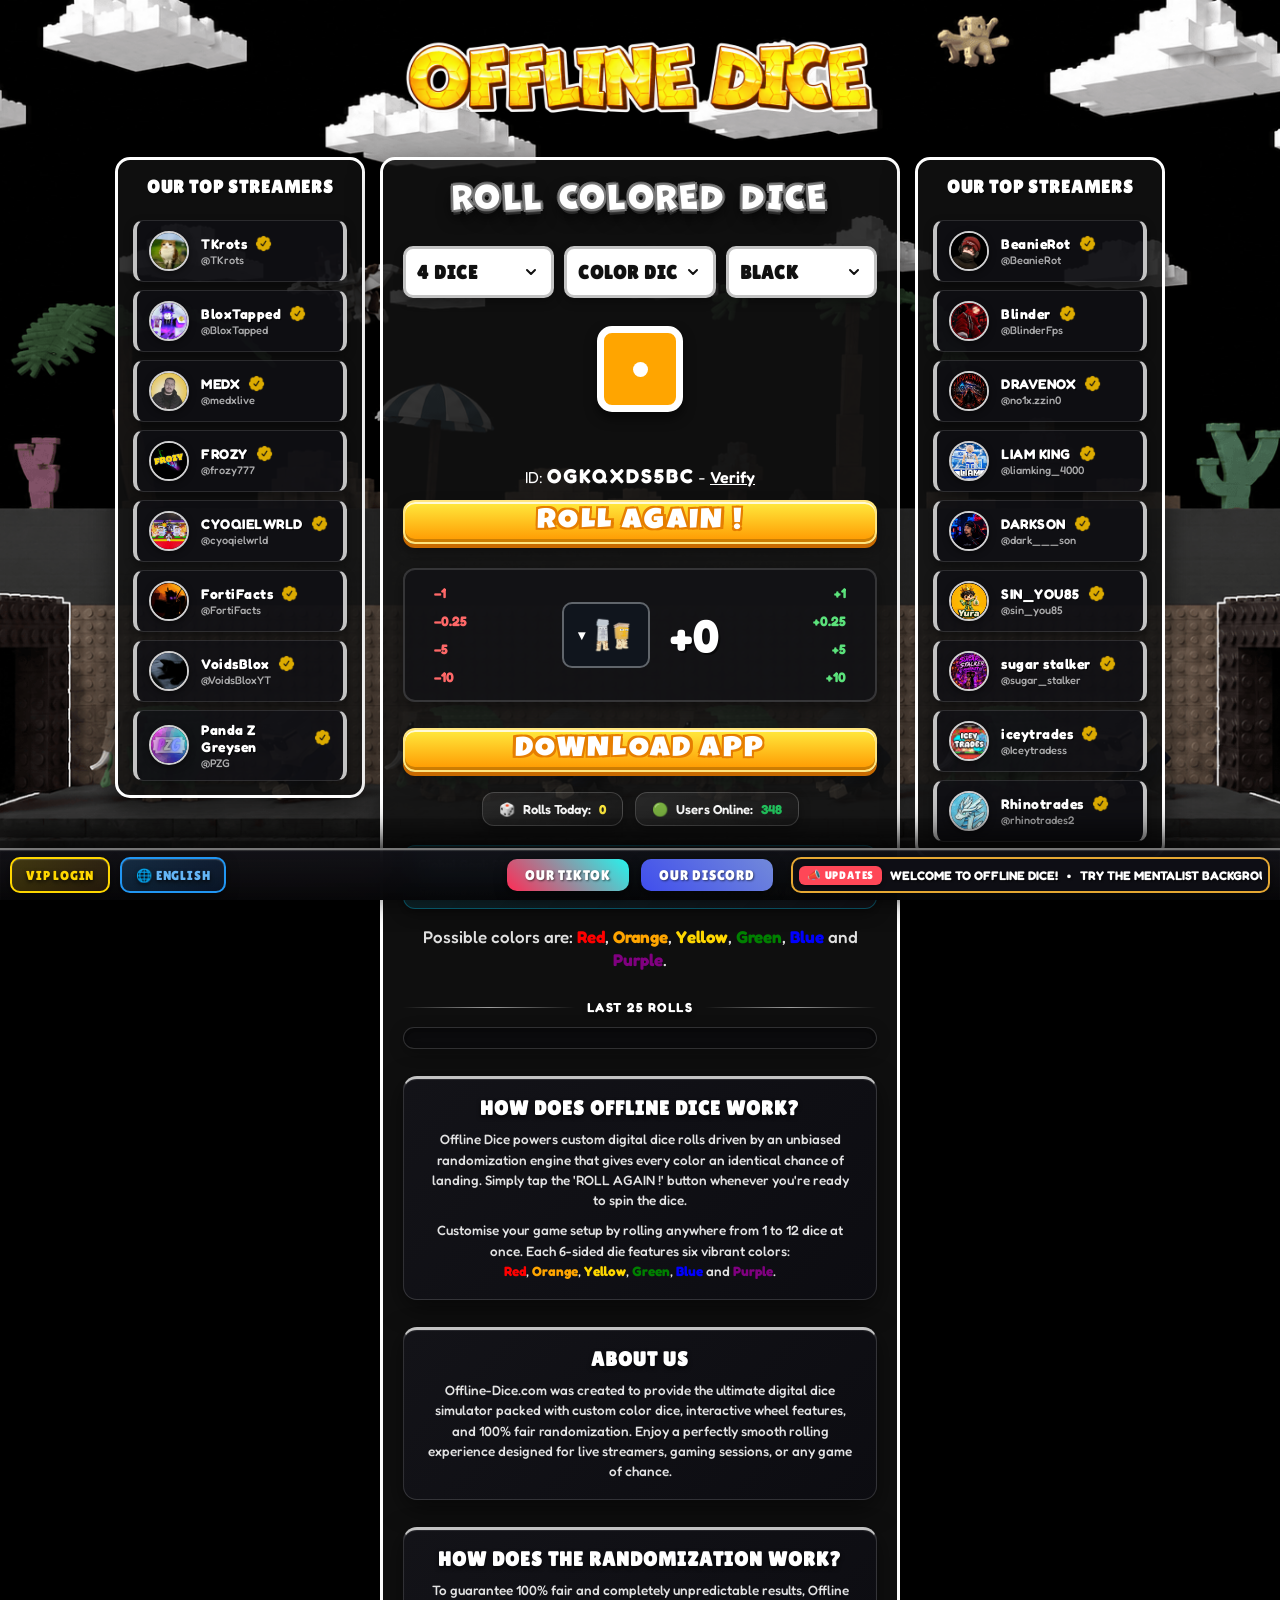
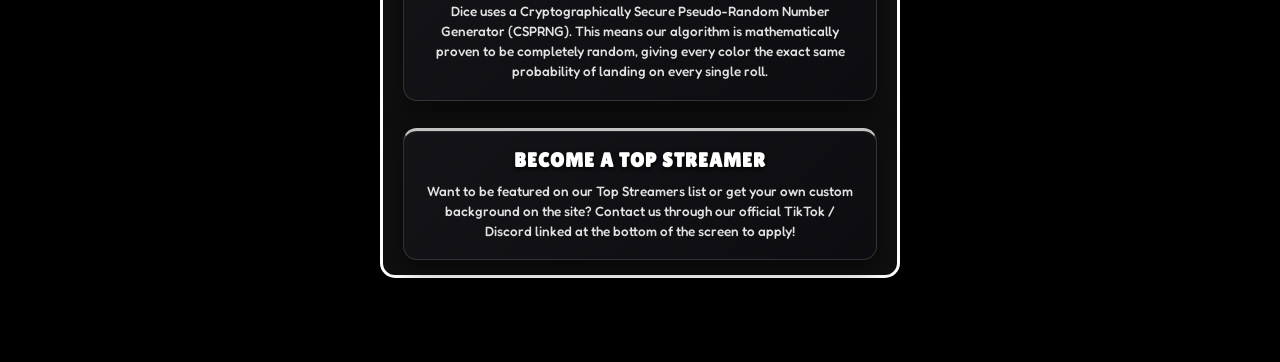
<file: index.html>
<!DOCTYPE html>
<html lang="en">
<head>

  <!-- Google tag (gtag.js) -->
  
  

  <meta charset="UTF-8">
  <meta name="viewport" content="width=device-width, initial-scale=1.0">
  
  
  <title>Offline Dice App</title>
  <meta name="description" content="Play Offline Dice! The ultimate custom color dice simulator used by top TikTok streamers. Roll the dice now!">
  <meta name="robots" content="index, follow">
  
  <meta property="og:title" content="Offline Dice - The Official Streamer Dice Game">
  <meta property="og:description" content="The custom color dice simulator used by your favorite streamers.">
  <meta property="og:type" content="website">
  <meta property="og:url" content="https://www.offline-dice.com/">

  <link rel="preconnect" href="https://fonts.googleapis.com">
  <link rel="preconnect" href="https://fonts.gstatic.com" crossorigin>
  <link href="https://fonts.googleapis.com/css2?family=Fredoka:wght@300;400;500;600;700;800;900&family=Lilita+One&family=Luckiest+Guy&display=swap" rel="stylesheet">
  <link rel="stylesheet" href="style.css">
  
  <style>
    @font-face {
      font-family: 'Marvin Regular';
      src: url('397-font_1.otf') format('opentype');
      font-weight: normal;
      font-style: normal;
    }

    :root {
      --theme-panel-bg: rgba(18, 18, 18, 0.85); 
      --vip-outline: #FFD700;
    }

    body {
      padding-bottom: 55px;
    }

    .main-layout {
      display: flex;
      justify-content: center;
      align-items: stretch;
      gap: 15px;
      max-width: 1200px;
      margin: 0 auto;
      padding: 0 15px;
    }

    .sidebar, .game-center {
      background-color: var(--theme-panel-bg) !important;
      border: 3px solid #FFFFFF !important;
      border-radius: 15px !important;
      box-shadow: 0 10px 30px rgba(0,0,0,0.6) !important;
      color: white;
    }

    .sidebar {
      width: 250px;
      flex-shrink: 0;
      padding: 15px;
      box-sizing: border-box;
      display: flex;
      flex-direction: column;
    }
    
    .game-center {
      flex: 1;
      max-width: 520px;
      padding: 15px 20px;
      box-sizing: border-box;
      display: flex;
      flex-direction: column;
      gap: 12px;
    }

    .sidebar h3 {
      text-align: center;
      color: white;
      margin-top: 0;
      margin-bottom: 15px;
      font-size: 16px;
      text-transform: uppercase;
      letter-spacing: 1px;
      font-weight: 700;
      font-family: 'Fredoka', sans-serif;
    }

    .game-center .roll-title {
      font-family: 'Marvin Regular', sans-serif !important;
      font-size: 32px !important;
      color: #FFFFFF !important;
      text-align: center !important;
      margin-top: 0 !important;
      margin-bottom: 15px !important;
      letter-spacing: 2.5px !important;
      text-transform: uppercase !important;
      font-weight: normal !important; 
      text-shadow: 
        -2px -2px 0 #777777, 
         2px -2px 0 #777777, 
        -2px  2px 0 #777777, 
         2px  2px 0 #777777, 
        -3px  0px 0 #444444, 
         3px  0px 0 #444444, 
         0px -3px 0 #444444, 
         0px  3px 0 #444444, 
         0px  5px 0px #2A2A2A, 
         0px  8px 15px rgba(0, 0, 0, 0.9) !important;
    }

    .streamer-list {
      display: flex;
      flex-direction: column;
      gap: 8px;
    }
    .streamer-card-link {
      text-decoration: none;
    }
    .streamer-card {
      position: relative !important;
      background: rgba(15, 15, 20, 0.7) !important;
      border: 1px solid rgba(255, 255, 255, 0.12) !important;
      border-left: 4px solid var(--theme-accent, #2196f3) !important;
      border-right: 4px solid var(--theme-accent, #2196f3) !important;
      border-radius: 10px !important;
      padding: 10px 12px !important;
      display: flex !important;
      flex-direction: row !important;
      align-items: center !important;
      gap: 12px !important;
      transition: all 0.25s cubic-bezier(0.25, 0.8, 0.25, 1) !important;
      overflow: visible !important;
      box-shadow: 0 4px 10px rgba(0, 0, 0, 0.4) !important;
    }
    .streamer-card:hover {
      background: rgba(255, 255, 255, 0.08) !important;
      border-color: rgba(255, 255, 255, 0.25) !important;
      border-left-color: var(--theme-accent, #2196f3) !important;
      border-right-color: var(--theme-accent, #2196f3) !important;
      transform: translateX(4px) !important;
      box-shadow: 0 6px 16px rgba(0, 0, 0, 0.6), 0 0 12px var(--theme-accent, rgba(33, 150, 243, 0.3)) !important;
    }
    
    .streamer-card > img {
      width: 36px !important;
      height: 36px !important;
      border-radius: 50% !important;
      border: 2px solid rgba(255, 255, 255, 0.8) !important;
      box-shadow: 0 2px 6px rgba(0, 0, 0, 0.5) !important;
      object-fit: cover !important;
      flex-shrink: 0 !important;
    }
    .verify-badge {
      width: 17px !important;
      height: 17px !important;
      border-radius: 0 !important;
      margin-left: 4px;
      vertical-align: -3px;
      display: inline-block;
    }
    
    .streamer-card div strong { 
      font-size: 14px !important; 
      color: #FFFFFF !important; 
      font-family: 'Fredoka', sans-serif !important;
      font-weight: 700 !important;
      letter-spacing: 0.5px !important;
      display: flex !important;
      align-items: center !important;
      gap: 4px !important;
    }
    .streamer-card div span { 
      font-size: 11px !important; 
      color: rgba(255, 255, 255, 0.65) !important; 
      display: block; 
      font-family: 'Fredoka', sans-serif !important;
      font-weight: 500 !important;
      margin-top: 1px !important;
    }

    .live-badge {
      position: absolute !important;
      top: 0 !important;
      right: 12px !important;
      transform: translateY(-50%) !important;
      background: #FF0000 !important;
      color: #FFFFFF !important;
      font-family: 'Fredoka', sans-serif !important;
      font-weight: 900 !important;
      font-size: 9.5px !important;
      padding: 2px 7px !important;
      border-radius: 5px !important;
      letter-spacing: 0.8px !important;
      text-transform: uppercase !important;
      display: inline-flex !important;
      align-items: center !important;
      gap: 4px !important;
      border: 1.5px solid #FFFFFF !important;
      box-shadow: 0 2px 6px rgba(0, 0, 0, 0.8) !important;
      z-index: 100 !important;
      pointer-events: none;
    }

    .streamer-card.is-live {
      border: 2px solid #FF0000 !important;
      background: rgba(255, 0, 0, 0.12) !important;
      box-shadow: 0 0 15px rgba(255, 0, 0, 0.5) !important;
    }

    .controls {
      display: flex !important;
      gap: 10px !important;
      width: 100% !important;
      margin: 0 !important;
    }
    .controls select {
      flex: 1 !important;
      min-width: 0 !important;
      background-color: #FFFFFF !important;
      color: #111111 !important;
      border: 3px solid var(--theme-accent, #2196f3) !important;
      padding: 12px 36px 12px 11px !important;
      border-radius: 10px !important;
      font-family: 'Lilita One', cursive !important;
      font-size: 19px !important;
      letter-spacing: 1px !important;
      text-transform: uppercase !important;
      text-align: left !important; 
      cursor: pointer !important;
      outline: none !important;
      box-shadow: 0 4px 10px rgba(0, 0, 0, 0.3) !important;
      transition: all 0.2s ease-in-out !important;
      appearance: none !important;
      -webkit-appearance: none !important;
      -moz-appearance: none !important;
      background-image: url("data:image/svg+xml;charset=UTF-8,%3csvg xmlns='http://www.w3.org/2000/svg' viewBox='0 0 24 24' fill='none' stroke='%23111111' stroke-width='3' stroke-linecap='round' stroke-linejoin='round'%3e%3cpath d='M6 9l6 6 6-6'/%3e%3c/svg%3e") !important;
      background-repeat: no-repeat !important;
      background-position: right 12px center !important;
      background-size: 16px !important;
    }

    .controls select:hover {
      background-color: #F8F9FA !important;
      transform: scale(1.02) !important;
      box-shadow: 0 6px 15px rgba(0, 0, 0, 0.4) !important;
    }

    .controls select option {
      background-color: #FFFFFF !important;
      color: #111111 !important;
      font-family: 'Fredoka', sans-serif !important;
      font-size: 20px !important;
      font-weight: 800 !important;
      padding: 10px !important;
    }

    .dice-display {
      margin: 10px 0;
      display: flex;
      justify-content: center;
      align-items: center;
      gap: 9px !important;
    }

    .die {
      border: 7.5px solid #FFFFFF !important; 
      border-radius: 15px !important;
      box-sizing: border-box !important;
      width: 86px !important;
      height: 86px !important;
      will-change: transform; 
      display: flex !important;
      justify-content: center !important;
      align-items: center !important;
    }
    .die-dot {
      background-color: #FFFFFF !important;
      border-radius: 50% !important;
      box-shadow: none !important;
      width: 15px !important; 
      height: 15px !important; 
    }

    .overlay-dice-container {
      display: flex !important;
      justify-content: center !important;
      align-items: center !important;
      gap: 9px !important;
    }

    .roll-btn {
      width: 100% !important;
      background: linear-gradient(180deg, #FFEA3D 0%, #FF9800 100%) !important;
      color: #FFFFFF !important;
      border: 2px solid #FFE57F !important;
      padding: 6px 16px !important;
      font-size: 28px !important;
      font-family: 'Luckiest Guy', cursive !important;
      letter-spacing: 2px !important;
      text-transform: uppercase !important;
      border-radius: 12px !important;
      cursor: pointer;
      margin-bottom: 12px !important;
      display: block;
      box-sizing: border-box !important;
      position: relative;
      overflow: hidden;
      box-shadow: 
        inset 0 2px 0 rgba(255, 255, 255, 0.8),
        inset 0 -3px 0 rgba(0, 0, 0, 0.2),
        0 4px 0 #C86A00,
        0 8px 15px rgba(0, 0, 0, 0.4) !important;
      text-shadow: 
        2px 2px 0px #E67E00, 
        -2px -2px 0px #E67E00, 
        2px -2px 0px #E67E00, 
        -2px 2px 0px #E67E00 !important;
      transition: filter 0.15s ease !important;
    }

    .roll-btn:hover:not(:disabled) {
      filter: brightness(1.08);
      box-shadow: 
        inset 0 2px 0 rgba(255, 255, 255, 0.9),
        inset 0 -3px 0 rgba(0, 0, 0, 0.2),
        0 4px 0 #C86A00,
        0 8px 15px rgba(0, 0, 0, 0.4) !important;
    }

    .roll-btn:active:not(:disabled) {
      transform: none !important;
      box-shadow: 
        inset 0 2px 0 rgba(255, 255, 255, 0.8),
        inset 0 -3px 0 rgba(0, 0, 0, 0.2),
        0 4px 0 #C86A00,
        0 8px 15px rgba(0, 0, 0, 0.4) !important;
    }

    .roll-btn:disabled {
      opacity: 0.5;
      cursor: not-allowed;
      filter: grayscale(0.6);
      transform: none !important;
    }

    .stretch-text {
      display: inline-block;
      transform: scaleX(1.12);
      transform-origin: center;
    }

    .counter-row {
      display: flex !important;
      align-items: center !important;
      justify-content: space-between !important;
      background: rgba(18, 18, 22, 0.85) !important;
      border: 2px solid rgba(255, 255, 255, 0.15) !important;
      border-radius: 12px !important;
      padding: 12px 22px !important;
      margin: 0 0 10px 0 !important;
      box-shadow: 0 6px 15px rgba(0, 0, 0, 0.4) !important;
      width: 100% !important;
      box-sizing: border-box !important;
      position: relative !important;
    }

    .counter-side {
      display: flex !important;
      flex-direction: column !important;
      gap: 6px !important;
      font-size: 14px !important;
      font-weight: bold !important;
      background-color: transparent !important;
      padding: 0 !important;
      min-width: 60px !important;
    }

    .counter-side span {
      background: transparent !important;
      border: none !important;
      border-radius: 0 !important;
      padding: 0 !important;
      font-family: 'Fredoka', sans-serif !important;
      font-size: 14px !important;
      font-weight: 700 !important;
      cursor: pointer !important;
      user-select: none !important;
      transition: color 0.1s ease, transform 0.1s ease !important;
      box-shadow: none !important;
    }

    .side-left {
      align-items: flex-start !important;
    }

    .side-left span {
      color: #ff6b6b !important;
    }

    .side-left span:hover {
      color: #ffffff !important;
      transform: scale(1.1) !important;
    }

    .side-left span:active {
      transform: scale(0.95) !important;
    }

    .side-right {
      align-items: flex-end !important;
    }

    .side-right span {
      color: #51cf66 !important;
    }

    .side-right span:hover {
      color: #ffffff !important;
      transform: scale(1.1) !important;
    }

    .side-right span:active {
      transform: scale(0.95) !important;
    }

    .counter-center-wrapper {
      display: flex !important;
      align-items: center !important;
      justify-content: center !important;
      position: relative !important;
      flex: 1 !important;
    }

    .counter-item-selector {
      position: absolute !important;
      right: calc(50% + 55px) !important;
      top: 50% !important;
      transform: translateY(-50%) !important;
      z-index: 10 !important;
    }

    .selected-item-btn {
      display: flex !important;
      align-items: center !important;
      gap: 8px !important;
      background: rgba(0, 0, 0, 0.4) !important;
      border: 2px solid rgba(255, 255, 255, 0.3) !important;
      border-radius: 10px !important;
      padding: 6px 10px !important;
      cursor: pointer !important;
      transition: all 0.2s ease !important;
      box-shadow: 0 3px 8px rgba(0,0,0,0.4) !important;
    }

    .selected-item-btn:hover {
      background: rgba(255, 255, 255, 0.15) !important;
      border-color: rgba(255, 255, 255, 0.5) !important;
    }

    .item-img-display {
      width: 52px !important;
      height: 52px !important;
      object-fit: contain !important;
      display: block !important;
    }

    .dropdown-arrow {
      color: #FFFFFF !important;
      font-size: 12px !important;
      opacity: 0.85 !important;
      user-select: none !important;
    }

    .item-dropdown-menu {
      display: none;
      position: absolute !important;
      top: calc(100% + 8px) !important;
      left: 50% !important;
      transform: translateX(-50%) !important;
      background: rgba(18, 18, 22, 0.95) !important;
      border: 2px solid rgba(255, 255, 255, 0.25) !important;
      border-radius: 12px !important;
      padding: 8px !important;
      z-index: 1000 !important;
      flex-direction: column !important;
      gap: 8px !important;
      box-shadow: 0 10px 25px rgba(0,0,0,0.8) !important;
      min-width: 68px !important;
    }

    .item-dropdown-menu.show {
      display: flex !important;
    }

    .item-option {
      display: flex !important;
      align-items: center !important;
      justify-content: center !important;
      padding: 6px !important;
      border-radius: 8px !important;
      cursor: pointer !important;
      transition: background 0.2s !important;
      border: 1px solid transparent !important;
    }

    .item-option:hover {
      background: rgba(255, 255, 255, 0.15) !important;
    }

    .item-option.active {
      border-color: var(--theme-accent, #2196f3) !important;
      background: rgba(255, 255, 255, 0.1) !important;
    }

    .item-option img {
      width: 50px !important;
      height: 50px !important;
      object-fit: contain !important;
      display: block !important;
    }

    .counter-center { 
      display: flex !important;
      align-items: center !important;
      justify-content: center !important;
      font-family: 'Fredoka', sans-serif !important;
      font-weight: 900 !important;
      font-size: 46px !important;
      color: #ffffff !important;
      text-shadow: 2px 2px 0 rgba(0,0,0,0.5) !important;
      background: transparent !important;
      border: none !important;
      box-shadow: none !important;
      height: auto !important;
      min-width: auto !important;
      padding: 0 !important;
    }

    .stats-container {
      display: flex;
      flex-direction: column;
      align-items: center;
      gap: 8px;
      margin-top: 1px;
      width: 100%;
    }
    .stats-row {
      display: flex;
      justify-content: center;
      gap: 12px;
      width: 100%;
      position: relative;
      top: -5px;
    }
    .stat-pill {
      background: linear-gradient(135deg, rgba(255, 255, 255, 0.08) 0%, rgba(255, 255, 255, 0.02) 100%);
      border: 1px solid rgba(255, 255, 255, 0.18);
      border-radius: 12px;
      padding: 8px 16px;
      font-size: 13px;
      color: #FFFFFF;
      font-family: 'Fredoka', sans-serif;
      font-weight: 600;
      display: flex;
      align-items: center;
      justify-content: center;
      gap: 8px;
      box-shadow: 0 4px 12px rgba(0,0,0,0.3);
      transition: all 0.2s ease;
    }
    .stat-pill:hover {
      border-color: rgba(255, 255, 255, 0.35);
      transform: translateY(-1px);
    }
    .small-grey-text { 
      color: #e0e0e0; 
      font-size: 17px; 
      font-weight: 500; 
      font-family: 'Fredoka', sans-serif;
      margin-top: 8px;
      text-align: center;
      line-height: 1.4;
    }

    .history-section {
      margin-top: 15px;
      width: 100%;
      box-sizing: border-box;
    }

    .inline-history-list {
      display: flex;
      flex-direction: column; 
      gap: 8px;
      width: 100%;
      background: rgba(10, 10, 14, 0.6);
      border: 1px solid rgba(255, 255, 255, 0.15);
      border-radius: 14px;
      padding: 10px;
      box-sizing: border-box;
      box-shadow: inset 0 2px 8px rgba(0,0,0,0.5), 0 4px 15px rgba(0,0,0,0.3);
    }

    .history-row {
      background: linear-gradient(135deg, rgba(255, 255, 255, 0.08) 0%, rgba(255, 255, 255, 0.03) 100%);
      border: 1px solid rgba(255, 255, 255, 0.12);
      border-radius: 10px;
      padding: 8px 12px;
      display: flex;
      align-items: center;
      justify-content: flex-start;
      gap: 12px;
      transition: all 0.2s cubic-bezier(0.25, 0.8, 0.25, 1);
      box-shadow: 0 2px 6px rgba(0,0,0,0.25);
      width: 100%;
      box-sizing: border-box;
    }

    .history-row:hover {
      transform: translateX(3px);
      background: linear-gradient(135deg, rgba(255, 255, 255, 0.15) 0%, rgba(255, 255, 255, 0.06) 100%);
      border-color: rgba(255, 255, 255, 0.3);
      box-shadow: 0 4px 12px rgba(0,0,0,0.4);
    }

    .history-number {
      font-family: 'Fredoka', sans-serif;
      font-weight: 800;
      color: #00D2FF;
      background: rgba(0, 112, 255, 0.15);
      border: 1px solid rgba(0, 210, 255, 0.3);
      border-radius: 6px;
      padding: 2px 8px;
      font-size: 12px;
      text-align: center;
      min-width: 28px;
      flex-shrink: 0;
      box-shadow: 0 2px 4px rgba(0,0,0,0.3);
    }

    .mini-die {
      width: 26px !important;
      height: 26px !important;
      border-radius: 7px !important;
      border: 2.5px solid #FFFFFF !important;
      display: flex !important;
      justify-content: center !important;
      align-items: center !important;
      box-sizing: border-box !important;
      box-shadow: 0 3px 6px rgba(0,0,0,0.4), inset 0 1px 1px rgba(255,255,255,0.4) !important;
      transition: transform 0.15s ease;
    }

    .mini-die:hover {
      transform: scale(1.15);
    }

    .mini-die-dot {
      width: 5px !important;
      height: 5px !important;
      background-color: #FFFFFF !important;
      border-radius: 50% !important;
      box-shadow: inset 0 1px 1px rgba(0,0,0,0.3) !important;
    }

    .info-square {
      background: linear-gradient(135deg, rgba(20, 20, 26, 0.85) 0%, rgba(12, 12, 18, 0.85) 100%) !important;
      border: 1px solid rgba(255, 255, 255, 0.15) !important;
      border-top: 3px solid var(--theme-accent, #2196f3) !important;
      border-radius: 14px !important;
      padding: 18px 20px !important;
      margin-top: 15px !important;
      text-align: center !important;
      box-sizing: border-box !important;
      width: 100% !important;
      box-shadow: 0 8px 24px rgba(0, 0, 0, 0.5), inset 0 1px 1px rgba(255, 255, 255, 0.1) !important;
      transition: all 0.25s cubic-bezier(0.25, 0.8, 0.25, 1) !important;
    }
    .info-square:hover {
      border-color: rgba(255, 255, 255, 0.3) !important;
      border-top-color: var(--theme-accent, #2196f3) !important;
      transform: translateY(-2px) !important;
      box-shadow: 0 12px 30px rgba(0, 0, 0, 0.6) !important;
    }
    .info-square-title {
      font-family: 'Lilita One', cursive !important;
      font-size: 20px !important;
      color: #FFFFFF !important;
      margin-top: 0 !important;
      margin-bottom: 10px !important;
      text-shadow: 0 2px 4px rgba(0, 0, 0, 0.8) !important;
      letter-spacing: 1px !important;
      text-transform: uppercase !important;
    }
    .info-square-text {
      font-family: 'Fredoka', sans-serif !important;
      font-size: 13.5px !important;
      color: rgba(255, 255, 255, 0.88) !important;
      font-weight: 500 !important;
      line-height: 1.5 !important;
      margin: 0 0 10px 0 !important;
    }
    .info-square-text:last-child {
      margin-bottom: 0 !important;
    }

    .roll-overlay {
      position: fixed;
      top: 0; 
      left: 0; 
      width: 100vw; 
      height: 100vh;
      z-index: 99999;
      display: flex;
      flex-direction: column;
      justify-content: center;
      align-items: center;
      opacity: 1;
      transition: opacity 0.3s ease;
      background-color: #000;
      background-size: cover;
      background-position: center;
      background-attachment: fixed;
      background-repeat: no-repeat;
    }

    .roll-overlay.hidden {
      opacity: 0;
      pointer-events: none;
    }

    .overlay-title {
      font-family: 'Marvin Regular', sans-serif;
      font-size: 36px; 
      color: #FFFFFF;
      letter-spacing: 2px;
      margin-bottom: 18px; 
      font-weight: normal !important;
      text-shadow: 
        2px 2px 0 #555, 
        -2px -2px 0 #555, 
        2px -2px 0 #555, 
        -2px 2px 0 #555, 
        4px 4px 0 #111;
    }

    .overlay-dice-container {
      display: flex !important;
      justify-content: center !important;
      align-items: center !important;
      gap: 9px !important;
    }

    @keyframes diceShake {
      0% { transform: translate(0, 0) rotate(0deg); }
      12% { transform: translate(-3px, 2px) rotate(-2deg); }
      25% { transform: translate(3px, -3px) rotate(2deg); }
      37% { transform: translate(-2px, -3px) rotate(-1deg); }
      50% { transform: translate(3px, 3px) rotate(2deg); }
      62% { transform: translate(-3px, -2px) rotate(-2deg); }
      75% { transform: translate(2px, 3px) rotate(1deg); }
      87% { transform: translate(-2px, 2px) rotate(-1deg); }
      100% { transform: translate(0, 0) rotate(0deg); }
    }
    
    .initial-shake {
      animation: diceShake 0.6s ease-in-out 1 forwards !important; 
    }

    .big-die {
      width: 86px !important;
      height: 86px !important;
      border-radius: 15px !important;
      background-color: #E6E6E6 !important; 
      border: 7.5px solid white !important;
      display: flex;
      justify-content: center;
      align-items: center;
      box-shadow: none !important; 
      will-change: transform; 
      box-sizing: border-box !important; 
    }

    .big-die-dot {
      width: 15px !important;
      height: 15px !important;
      background-color: white !important;
      border-radius: 50% !important;
      box-shadow: inset 0 1px 2px rgba(0,0,0,0.1) !important; 
    }

    .vip-pfp {
      width: 27px;
      height: 27px;
      border-radius: 50%;
      border: 2.5px solid #FFFFFF;
      box-shadow: 0 2px 6px rgba(0,0,0,0.8);
      object-fit: cover;
    }

    .success-toast {
      position: fixed;
      top: -70px;
      left: 50%;
      transform: translateX(-50%);
      background-color: #2e7d32;
      color: white;
      font-family: 'Fredoka', sans-serif;
      font-size: 16px;
      font-weight: 700;
      padding: 12px 28px;
      border-radius: 10px;
      box-shadow: 0 8px 25px rgba(0,0,0,0.6);
      z-index: 999999;
      transition: top 0.4s cubic-bezier(0.175, 0.885, 0.32, 1.275);
      border: 2px solid #81c784;
      letter-spacing: 0.5px;
      text-align: center;
    }
    .success-toast.show {
      top: 25px;
    }

    .site-footer {
      position: fixed !important;
      bottom: 0 !important;
      left: 0 !important;
      right: 0 !important;
      width: 100vw !important;
      max-width: 100vw !important;
      margin: 0 !important;
      background: linear-gradient(180deg, rgba(16, 16, 22, 0.95) 0%, rgba(6, 6, 8, 0.99) 100%) !important;
      backdrop-filter: blur(14px) !important;
      -webkit-backdrop-filter: blur(14px) !important;
      border-top: 2px solid rgba(255, 255, 255, 0.2) !important;
      padding: 8px 16px !important;
      display: flex !important;
      justify-content: space-between !important;
      align-items: center !important;
      z-index: 99999 !important;
      box-shadow: 0 -10px 35px rgba(0, 0, 0, 0.95), inset 0 1px 1px rgba(255, 255, 255, 0.15) !important;
      box-sizing: border-box !important;
    }

    .site-footer::before {
      content: '';
      position: absolute;
      top: -2px;
      left: 0;
      right: 0;
      width: 100%;
      height: 2px;
      background: #777777 !important;
      pointer-events: none;
    }

    .footer-left-group {
      display: flex;
      align-items: center;
      gap: 12px;
      z-index: 2;
    }

    .vip-footer-btn {
      position: relative !important;
      left: auto !important;
      right: auto !important;
      top: auto !important;
      bottom: auto !important;
      background: linear-gradient(135deg, rgba(255, 215, 0, 0.2) 0%, rgba(255, 152, 0, 0.1) 100%) !important;
      color: #FFD700 !important;
      border: 2px solid #FFD700 !important;
      font-family: 'Lilita One', cursive !important;
      font-size: 13px !important;
      padding: 0 14px !important;
      height: 36px !important;
      border-radius: 10px !important;
      cursor: pointer;
      letter-spacing: 0.8px;
      box-shadow: 0 4px 12px rgba(0, 0, 0, 0.5), inset 0 1px 1px rgba(255, 255, 255, 0.2) !important;
      transition: all 0.25s cubic-bezier(0.25, 0.8, 0.25, 1) !important;
      display: inline-flex !important;
      align-items: center !important;
      justify-content: center !important;
      gap: 6px !important;
      box-sizing: border-box !important;
      text-shadow: 0 2px 4px rgba(0, 0, 0, 0.8) !important;
    }

    .vip-footer-btn:hover {
      transform: translateY(-2px) scale(1.04) !important;
      background: linear-gradient(135deg, rgba(255, 215, 0, 0.35) 0%, rgba(255, 152, 0, 0.2) 100%) !important;
      box-shadow: 0 6px 20px rgba(255, 215, 0, 0.4), inset 0 1px 2px rgba(255, 215, 0, 0.4) !important;
      border-color: #FFE57F !important;
      color: #FFFFFF !important;
    }

    .lang-dropup-container {
      position: relative;
      display: inline-block;
    }

    .lang-footer-btn {
      position: relative !important;
      background: linear-gradient(135deg, rgba(33, 150, 243, 0.2) 0%, rgba(0, 112, 255, 0.1) 100%) !important;
      color: #64B5F6 !important;
      border: 2px solid #2196f3 !important;
      font-family: 'Lilita One', cursive !important;
      font-size: 13px !important;
      padding: 0 14px !important;
      height: 36px !important;
      border-radius: 10px !important;
      cursor: pointer;
      letter-spacing: 0.8px;
      box-shadow: 0 4px 12px rgba(0, 0, 0, 0.5), inset 0 1px 1px rgba(255, 255, 255, 0.2) !important;
      transition: all 0.25s cubic-bezier(0.25, 0.8, 0.25, 1) !important;
      display: inline-flex !important;
      align-items: center !important;
      justify-content: center !important;
      gap: 6px !important;
      box-sizing: border-box !important;
      text-shadow: 0 2px 4px rgba(0, 0, 0, 0.8) !important;
    }

    .lang-footer-btn:hover {
      transform: translateY(-2px) scale(1.04) !important;
      background: linear-gradient(135deg, rgba(33, 150, 243, 0.35) 0%, rgba(0, 112, 255, 0.2) 100%) !important;
      box-shadow: 0 6px 20px rgba(33, 150, 243, 0.4), inset 0 1px 2px rgba(255, 255, 255, 0.4) !important;
      border-color: #90CAF9 !important;
      color: #FFFFFF !important;
    }

    .lang-dropup-menu {
      display: none;
      position: absolute;
      bottom: calc(100% + 8px);
      left: 0;
      right: 0;
      width: 100%;
      min-width: 100%;
      box-sizing: border-box;
      background-color: #1a1a1a;
      border: 2px solid #2196f3;
      border-radius: 10px;
      box-shadow: 0 -8px 25px rgba(0,0,0,0.8);
      z-index: 999999;
      overflow: hidden;
      flex-direction: column;
    }

    .lang-dropup-menu.show {
      display: flex;
    }

    .lang-option {
      padding: 9px 12px;
      color: white;
      font-family: 'Fredoka', sans-serif;
      font-size: 13px;
      font-weight: 600;
      cursor: pointer;
      transition: background 0.2s;
      display: flex;
      align-items: center;
      gap: 8px;
      border-bottom: 1px solid rgba(255, 255, 255, 0.1);
      white-space: nowrap;
    }

    .lang-option:last-child {
      border-bottom: none;
    }

    .lang-option:hover {
      background-color: #2196f3;
      color: white;
    }

    .lang-flag-img {
      width: 18px;
      height: 13px;
      object-fit: cover;
      border-radius: 2px;
      display: inline-block;
      box-shadow: 0 1px 3px rgba(0,0,0,0.5);
    }

    .footer-center-group {
      position: absolute;
      left: 50%;
      transform: translateX(-50%);
      display: flex;
      gap: 12px;
      align-items: center;
      z-index: 2;
    }

    .tiktok-footer-btn,
    .discord-footer-btn {
      color: white !important;
      font-family: 'Lilita One', cursive !important;
      font-size: 14px !important;
      padding: 8px 18px !important;
      border-radius: 10px !important;
      text-decoration: none !important;
      letter-spacing: 0.8px !important;
      box-shadow: 0 4px 12px rgba(0,0,0,0.6) !important;
      transition: transform 0.2s ease, opacity 0.2s !important;
      display: inline-block !important;
      text-shadow: 1px 1px 2px rgba(0,0,0,0.5) !important;
      border: none !important;
      height: auto !important;
    }

    .tiktok-footer-btn {
      background-image: linear-gradient(45deg, #fe2c55, #25f4ee) !important;
    }
    .tiktok-footer-btn:hover {
      transform: scale(1.05) !important;
      opacity: 0.9 !important;
    }

    .discord-footer-btn {
      background: linear-gradient(45deg, #404EED, #7289DA) !important;
    }
    .discord-footer-btn:hover {
      transform: scale(1.05) !important;
      opacity: 0.9 !important;
    }

    .blur-btn {
      width: 160px !important;
      margin: 0 auto !important;
      background: rgba(20, 20, 25, 0.85) !important;
      color: #CCCCCC !important;
      border: 2px solid rgba(255, 255, 255, 0.18) !important;
      font-family: 'Fredoka', sans-serif !important;
      font-weight: 700 !important;
      font-size: 14px !important;
      letter-spacing: 1px !important;
      text-transform: uppercase !important;
      padding: 12px 16px !important;
      border-radius: 12px !important;
      cursor: pointer;
      text-align: center;
      transition: all 0.2s ease !important;
      box-shadow: 0 4px 12px rgba(0, 0, 0, 0.5), inset 0 1px 1px rgba(255, 255, 255, 0.1) !important;
      display: block !important;
      box-sizing: border-box !important;
    }

    .blur-btn:hover {
      background: rgba(35, 35, 45, 0.95) !important;
      border-color: rgba(255, 255, 255, 0.35) !important;
      color: #FFFFFF !important;
      transform: translateY(-1px);
    }

    .blur-btn:active {
      transform: translateY(1px);
    }

    .blur-btn.active {
      background: linear-gradient(135deg, #16A34A 0%, #15803D 100%) !important;
      border-color: #22C55E !important;
      color: #FFFFFF !important;
      box-shadow: 0 4px 12px rgba(0, 0, 0, 0.5), inset 0 1px 1px rgba(255, 255, 255, 0.3) !important;
      text-shadow: 0 1px 2px rgba(0, 0, 0, 0.5) !important;
    }

    .blur-btn.active:hover {
      background: linear-gradient(135deg, #22C55E 0%, #16A34A 100%) !important;
      border-color: #4ADE80 !important;
      box-shadow: 0 4px 12px rgba(0, 0, 0, 0.5), inset 0 1px 1px rgba(255, 255, 255, 0.4) !important;
    }

    /* BOTTOM RIGHT NEWS TICKER BANNER STYLES */
    .news-ticker-bar {
      position: absolute !important;
      right: 16px !important;
      left: calc(50% + 150px) !important;
      top: 50% !important;
      transform: translateY(-50%) !important;
      height: 36px !important;
      background: rgba(15, 15, 22, 0.9) !important;
      border: 2px solid var(--theme-accent, #2196f3) !important;
      border-radius: 10px !important;
      display: flex !important;
      align-items: center !important;
      overflow: hidden !important;
      box-shadow: 0 4px 12px rgba(0, 0, 0, 0.5) !important;
      box-sizing: border-box !important;
      padding: 2px 6px !important;
      z-index: 2 !important;
    }

    .news-ticker-badge {
      background: #FF4757 !important;
      color: #FFFFFF !important;
      font-family: 'Lilita One', cursive !important;
      font-size: 11px !important;
      letter-spacing: 0.8px !important;
      padding: 3px 8px !important;
      border-radius: 6px !important;
      flex-shrink: 0 !important;
      z-index: 2 !important;
      box-shadow: 0 2px 4px rgba(0, 0, 0, 0.4) !important;
    }

    .news-ticker-content {
      flex: 1 !important;
      overflow: hidden !important;
      position: relative !important;
      display: flex !important;
      align-items: center !important;
    }

    .news-ticker-text {
      display: inline-block !important;
      white-space: nowrap !important;
      padding-left: 100% !important;
      animation: newsTickerScroll 25s linear infinite !important;
      font-family: 'Fredoka', sans-serif !important;
      font-weight: 700 !important;
      font-size: 12.5px !important;
      color: #FFFFFF !important;
      text-shadow: 1px 1px 2px rgba(0,0,0,0.8) !important;
    }

    .news-ticker-text:hover {
      animation-play-state: paused !important;
      cursor: pointer !important;
    }

    @keyframes newsTickerScroll {
      0% { transform: translate3d(0, 0, 0); }
      100% { transform: translate3d(-100%, 0, 0); }
    }
  </style>
  <style id="large-dice-support">
    #diceContainer {
      flex-wrap: wrap !important;
      justify-content: center !important;
      align-items: flex-start !important;
      align-content: flex-start !important;
      width: 100% !important;
      max-width: 100% !important;
      max-height: 600px;
      overflow-y: auto;
      overflow-x: hidden;
      padding: 6px;
    }

    #rollOverlay .overlay-dice-container {
      flex-wrap: wrap !important;
      justify-content: center !important;
      align-items: center !important;
      align-content: center !important;
      width: auto !important;
      max-width: 94vw !important;
      max-height: 68vh !important;
      overflow-y: auto !important;
      overflow-x: hidden !important;
      padding: 10px;
    }

    #diceContainer::-webkit-scrollbar,
    #rollOverlay .overlay-dice-container::-webkit-scrollbar {
      width: 7px;
    }

    @media (max-width: 700px) {
      #diceContainer {
        max-height: 500px;
      }

      #rollOverlay .overlay-dice-container {
        max-height: 64vh !important;
      }
    }
  </style>
<style>.source-hidden-gameIdDisplay,.source-hidden-usersOnlineCount,.source-hidden-openVipLoginBtn,.source-hidden-langDropupBtn,.source-hidden-blurToggleBtn,.source-hidden-selectedItemBtn,.source-hidden-leftStreamerList,.source-hidden-rightStreamerList,.source-hidden-newsTickerText,#bgSelect,.global-goal-card,.counter-row,#vipLoginOverlay,#winnerModal,#resetNoticeModal,#headerVipBadge,#externalVipBanner,#wheelThemeSelect,#wheelDurationSelect,#wheelEasingSelect,#wheelSoundToggle,#wheelVolumeSlider,#wheelShowWinnerPopup,#wheelAutoDeduplicateToggle{display:none!important}.app-brand{text-align:center;color:white;font:700 clamp(28px,5vw,50px) Fredoka,system-ui;margin:14px 0}label:has(>#wheelThemeSelect),label:has(>#wheelDurationSelect),label:has(>#wheelEasingSelect),label:has(>#wheelSoundToggle),label:has(>#wheelVolumeSlider),label:has(>#wheelShowWinnerPopup),label:has(>#wheelAutoDeduplicateToggle){display:none!important}</style><link rel="stylesheet" href="refinements.css?v=smooth-roll"></head>
<body><h1 class="app-brand"><img src="offline-dice-logo.png?v=2" width="2172" height="724" alt="Offline Dice"></h1>

  <header style="margin: 0; padding: 10px 0 0 0; position: relative; display: inline-block; width: 100%; text-align: center;">
    <div style="display: inline-block; position: relative;">
      
      <div id="headerVipBadge" class="header-vip-corner-badge" style="display: none;">VIP</div>
    </div>
  </header>

  <div id="externalVipBanner" class="external-vip-banner" style="display: none;">
    <div class="external-vip-banner-inner">
      
      <h3 id="vip-room-name" class="vip-subtitle">USERNAME'S VIP ROOM</h3>
    </div>
  </div>

  <div class="main-layout">
    
    <div style="width: 250px; flex-shrink: 0; display: flex; flex-direction: column; gap: 15px;">
      <aside class="sidebar" style="width: 100%; box-sizing: border-box; height: fit-content;">
        <h3 style="font-family: 'Lilita One', cursive; font-size: 18px; letter-spacing: 1px;" data-i18n="topStreamers">OUR TOP STREAMERS</h3>
        <div class="streamer-list" id="leftStreamerList">
          <a href="https://www.tiktok.com/@liam2004ll" target="_blank" class="streamer-card-link">
            <div class="streamer-card">
              
              <div>
                <strong>LIAM TRADES </strong>
                <span>@liam2004ll</span>
              </div>
            </div>
          </a>
          <a href="https://www.tiktok.com/@medxlive" target="_blank" class="streamer-card-link">
            <div class="streamer-card">
              
              <div>
                <strong>MEDX </strong>
                <span>@medxlive</span>
              </div>
            </div>
          </a>
          <a href="https://www.tiktok.com/@liamking_4000" target="_blank" class="streamer-card-link">
            <div class="streamer-card">
              
              <div>
                <strong>LIAM KING </strong>
                <span>@liamking_4000</span>
              </div>
            </div>
          </a>
        </div>
      </aside>
    </div>

    <main class="game-center">

      <h3 class="roll-title" id="mainHeaderTitle" data-i18n="rollTitle">ROLL COLORED DICE</h3>
      
      <div class="controls">
        <select id="diceCount">
          <option value="1">1 DICE</option>
          <option value="2">2 DICE</option>
          <option value="3">3 DICE</option>
          <option value="4" selected>4 DICE</option>
          <option value="5">5 DICE</option>
          <option value="6">6 DICE</option>
          <option value="7">7 DICE</option>
          <option value="8">8 DICE</option>
          <option value="9">9 DICE</option>
          <option value="10">10 DICE</option>
          <option value="11">11 DICE</option>
          <option value="12">12 DICE</option>
          <option value="13">13 DICE</option>
          <option value="14">14 DICE</option>
          <option value="15">15 DICE</option>
          <option value="16">16 DICE</option>
          <option value="17">17 DICE</option>
          <option value="18">18 DICE</option>
          <option value="19">19 DICE</option>
          <option value="20">20 DICE</option>
          <option value="21">21 DICE</option>
          <option value="22">22 DICE</option>
          <option value="23">23 DICE</option>
          <option value="24">24 DICE</option>
          <option value="25">25 DICE</option>
          <option value="26">26 DICE</option>
          <option value="27">27 DICE</option>
          <option value="28">28 DICE</option>
          <option value="29">29 DICE</option>
          <option value="30">30 DICE</option>
          <option value="31">31 DICE</option>
          <option value="32">32 DICE</option>
          <option value="33">33 DICE</option>
          <option value="34">34 DICE</option>
          <option value="35">35 DICE</option>
          <option value="36">36 DICE</option>
          <option value="37">37 DICE</option>
          <option value="38">38 DICE</option>
          <option value="39">39 DICE</option>
          <option value="40">40 DICE</option>
          <option value="41">41 DICE</option>
          <option value="42">42 DICE</option>
          <option value="43">43 DICE</option>
          <option value="44">44 DICE</option>
          <option value="45">45 DICE</option>
          <option value="46">46 DICE</option>
          <option value="47">47 DICE</option>
          <option value="48">48 DICE</option>
          <option value="49">49 DICE</option>
          <option value="50">50 DICE</option>
          <option value="51">51 DICE</option>
          <option value="52">52 DICE</option>
          <option value="53">53 DICE</option>
          <option value="54">54 DICE</option>
          <option value="55">55 DICE</option>
          <option value="56">56 DICE</option>
          <option value="57">57 DICE</option>
          <option value="58">58 DICE</option>
          <option value="59">59 DICE</option>
          <option value="60">60 DICE</option>
          <option value="61">61 DICE</option>
          <option value="62">62 DICE</option>
          <option value="63">63 DICE</option>
          <option value="64">64 DICE</option>
          <option value="65">65 DICE</option>
          <option value="66">66 DICE</option>
          <option value="67">67 DICE</option>
          <option value="68">68 DICE</option>
          <option value="69">69 DICE</option>
          <option value="70">70 DICE</option>
          <option value="71">71 DICE</option>
          <option value="72">72 DICE</option>
          <option value="73">73 DICE</option>
          <option value="74">74 DICE</option>
          <option value="75">75 DICE</option>
          <option value="76">76 DICE</option>
          <option value="77">77 DICE</option>
          <option value="78">78 DICE</option>
          <option value="79">79 DICE</option>
          <option value="80">80 DICE</option>
          <option value="81">81 DICE</option>
          <option value="82">82 DICE</option>
          <option value="83">83 DICE</option>
          <option value="84">84 DICE</option>
          <option value="85">85 DICE</option>
          <option value="86">86 DICE</option>
          <option value="87">87 DICE</option>
          <option value="88">88 DICE</option>
          <option value="89">89 DICE</option>
          <option value="90">90 DICE</option>
          <option value="91">91 DICE</option>
          <option value="92">92 DICE</option>
          <option value="93">93 DICE</option>
          <option value="94">94 DICE</option>
          <option value="95">95 DICE</option>
          <option value="96">96 DICE</option>
          <option value="97">97 DICE</option>
          <option value="98">98 DICE</option>
          <option value="99">99 DICE</option>
          <option value="100">100 DICE</option>
        </select>

        <select id="diceType">
          <option value="color" data-i18n="colorDiceOpt">COLOR DICE</option>
          <option value="wheel">WHEEL</option>
        </select>

        <select id="bgSelect">
          <option value="sabblack.png">BLACK</option>
          <option value="sabblue.png">BLUE</option>
          <option value="sabgreen.png">GREEN</option>
          <option value="sabyellow.png">YELLOW</option>
          <option value="sabred.png">RED</option>
          <option value="sabpurple.png">PURPLE</option>
          <option value="saborange.png">ORANGE</option>
          <option value="ronaldobackground.png">RONALDO</option>
          <option value="lapeacebackground.png">LA PEACE</option>
          <option value="darkfantasy.png">DARK FANTASY</option>
          <option value="dessertbackground.png">DESSERT</option>
          <option value="sasukebackground.png">SASUKE</option>
          <option value="mentalistbackground.png">MENTALIST</option>
          <option value="rickmortybackground.png">CHILLING RICK</option>
        </select>
      </div>

      <!-- DICE GAME VIEW -->
      <div id="diceGameView" style="width: 100%; display: flex; flex-direction: column; align-items: center; gap: 12px;">
        <div class="dice-display" id="diceContainer">
          <div class="die-wrapper">
            <div class="die" style="background-color: #FFA500;"><div class="die-dot"></div></div>
            <div class="die-label" style="color: #FFA500;">Orange</div>
          </div>
        </div>

        <div style="text-align: center; color: white; font-family: 'Fredoka', sans-serif;">
          ID: <strong id="gameIdDisplay" style="font-size: 20px; letter-spacing: 2px;">LOADING...</strong> - <a href="verify.html" id="verifyRollLink" style="color: #FFFFFF; text-decoration: underline; font-weight: 600;" data-i18n="verifyLink">Verify</a>
        </div>

        <button id="rollBtn" class="roll-btn">
          <span class="stretch-text" data-i18n="rollBtn">ROLL AGAIN !</span>
        </button>

        <section id="itemCounter" class="counter-row" aria-label="Item counter"><div class="counter-side side-left"><button type="button" data-counter-change="-1">−1</button><button type="button" data-counter-change="-0.25">−0.25</button><button type="button" data-counter-change="-5">−5</button><button type="button" data-counter-change="-10">−10</button></div><div class="counter-center-wrapper"><div class="counter-picker"><button type="button" id="counterChoice" aria-expanded="false" aria-controls="counterItems"><span aria-hidden="true">▾</span><img src="basegarama.png" alt="Base Garama" width="42" height="42"></button><div id="counterItems" hidden><button type="button" data-counter-item="standard" title="Base Garama" aria-pressed="false"><img src="basegarama.png" alt="Base Garama" width="42" height="42"></button><button type="button" data-counter-item="rainbow" title="Rainbow Garama" aria-pressed="false"><img src="rainbowgarama.png" alt="Rainbow Garama" width="42" height="42"></button><button type="button" data-counter-item="dragon" title="Dragon Cannelloni" aria-pressed="false"><img src="dragoncannenoli.png" alt="Dragon Cannelloni" width="42" height="42"></button><button type="button" data-counter-item="crown" title="Skibidi" aria-pressed="false"><img src="skibidi.png" alt="Skibidi" width="42" height="42"></button></div></div><output id="mainCounter" class="counter-center" aria-live="polite">+0</output></div><div class="counter-side side-right"><button type="button" data-counter-change="1">+1</button><button type="button" data-counter-change="0.25">+0.25</button><button type="button" data-counter-change="5">+5</button><button type="button" data-counter-change="10">+10</button></div></section>

        <a id="downloadApp" class="roll-btn" href="empty-folder.zip" download="OfflineDiceApp.zip">
          <span class="stretch-text">DOWNLOAD APP</span>
        </a>

        <div class="stats-container">
          <div class="stats-row">
            <div class="stat-pill"><span aria-hidden="true">&#127922;</span> <span data-i18n="rollsToday">Rolls Today:</span> <strong id="rollsTodayCount" style="color: #FFEA3D; font-weight: 800;">0</strong></div>
            <div class="stat-pill"><span aria-hidden="true">&#128994;</span> Users Online: <strong style="color:#22c55e">348</strong></div>
          </div>

          <!-- GLOBAL DICE GOAL CARD -->
          <div class="global-goal-card">
            <div class="global-goal-header">
              <span><span data-i18n="globalGoalTitle">Global Goal:</span> 250,000 <span data-i18n="diceRolledText">Dice Rolled</span></span>
              <strong id="globalGoalPercent" style="color: #00D2FF;">100%</strong>
            </div>
            <div class="goal-bar-bg">
              <div id="goalProgressBar" class="goal-bar-fill" style="width: 100%;"></div>
            </div>
            <div class="global-goal-footer">
              <span class="goal-update-note" data-i18n="goalUpdateNote">Simulated stats</span>
              <span><span data-i18n="totalWorldRolls">Total World Rolls:</span> <strong id="globalDiceCount" style="color: #FFEA3D;">250,000</strong> / 250,000</span>
            </div>
          </div>

          <div class="small-grey-text" data-i18n="possibleColorsHtml">Possible colors are: <span style="color:#FF0000; font-weight: 800;">Red</span>, <span style="color:#FFA500; font-weight: 800;">Orange</span>, <span style="color:#FFD700; font-weight: 800;">Yellow</span>, <span style="color:#008000; font-weight: 800;">Green</span>, <span style="color:#0000FF; font-weight: 800;">Blue</span> and <span style="color:#800080; font-weight: 800;">Purple</span>.</div>
        </div>

        <div class="history-section">
          <div class="history-title" data-i18n="last25Rolls">LAST 25 ROLLS</div>
          <div id="inlineHistoryList" class="inline-history-list"></div>
        </div>
        
        <div class="info-square">
          <h4 class="info-square-title" data-i18n="howItWorksTitle">HOW DOES OFFLINE DICE WORK?</h4>
          <p class="info-square-text" data-i18n="howItWorksText1">Offline Dice powers custom digital dice rolls driven by an unbiased randomization engine that gives every color an identical chance of landing. Simply tap the 'ROLL AGAIN !' button whenever you're ready to spin the dice.</p>
          <p class="info-square-text" data-i18n="howItWorksText2Html">Customise your game setup by rolling anywhere from 1 to 12 dice at once. Each 6-sided die features six vibrant colors:<br>
          <span style="color:#FF0000; font-weight:700;">Red</span>, <span style="color:#FFA500; font-weight:700;">Orange</span>, <span style="color:#FFD700; font-weight:700;">Yellow</span>, <span style="color:#008000; font-weight:700;">Green</span>, <span style="color:#0000FF; font-weight:700;">Blue</span> and <span style="color:#800080; font-weight:700;">Purple</span>.</p>
        </div>
        
        <div class="info-square">
          <h4 class="info-square-title" data-i18n="aboutUsTitle">ABOUT US</h4>
          <p class="info-square-text" data-i18n="aboutUsText">Offline-Dice.com was created to provide the ultimate digital dice simulator packed with custom color dice, interactive wheel features, and 100% fair randomization. Enjoy a perfectly smooth rolling experience designed for live streamers, gaming sessions, or any game of chance.</p>
        </div>

        <div class="info-square">
          <h4 class="info-square-title" data-i18n="randomizationTitle">HOW DOES THE RANDOMIZATION WORK?</h4>
          <p class="info-square-text" data-i18n="randomizationText">To guarantee 100% fair and completely unpredictable results, Offline Dice uses a Cryptographically Secure Pseudo-Random Number Generator (CSPRNG). This means our algorithm is mathematically proven to be completely random, giving every color the exact same probability of landing on every single roll.</p>
        </div>
        
        <div class="info-square">
          <h4 class="info-square-title" data-i18n="becomeStreamerTitle">BECOME A TOP STREAMER</h4>
          <p class="info-square-text" data-i18n="becomeStreamerText">Want to be featured on our Top Streamers list or get your own custom background on the site? Contact us through our official TikTok / Discord linked at the bottom of the screen to apply!</p>
        </div>
      </div>

      <!-- REDESIGNED OFFLINE WHEEL VIEW -->
      <div id="wheelGameView" style="display: none; width: 100%;">
        <div class="wheel-wrapper">
          <div class="wheel-canvas-container">
            <div id="wheelPointer" class="wheel-pointer">
              <div class="pointer-head"></div>
              <div class="pointer-body"></div>
              <div class="pointer-glow"></div>
            </div>
            <canvas id="wheelCanvas" width="360" height="360"></canvas>
          </div>

          <button id="spinWheelBtn" class="roll-btn">
            <span class="stretch-text">SPIN WHEEL !</span>
          </button>

          <div class="wheel-controls-panel">
            <div class="wheel-panel-header">
              <span class="wheel-panel-title">נ‘¥ NAMES & ENTRIES</span>
              <span id="wheelEntryCountBadge" class="wheel-count-badge">0 / 100</span>
            </div>

            <textarea id="wheelNamesTextarea" class="wheel-names-input" placeholder="Player 1&#10;Player 2&#10;Player 3"></textarea>

            <div class="wheel-quick-actions">
              <button class="wheel-action-btn">נ”€ Shuffle</button>
              <button class="wheel-action-btn">נ”₪ Sort A-Z</button>
              <button class="wheel-action-btn">ג¨ Unique</button>
              <button class="wheel-action-btn">נ“‹ Samples</button>
              <button class="wheel-action-btn clear-btn">נ—‘ן¸ Clear</button>
            </div>

            <div class="wheel-settings-section">
              <div class="section-badge">ג™ן¸ SPIN PHYSICS</div>
              <div class="wheel-settings-grid">
                <div class="wheel-setting-card">
                  <label for="wheelDurationSelect">Spin Duration</label>
                  <select id="wheelDurationSelect" class="wheel-select">
                    <option value="3">ג¡ 3 Seconds (Fast)</option>
                    <option value="5" selected>ג±ן¸ 5 Seconds (Standard)</option>
                    <option value="8">ג³ 8 Seconds (Dramatic)</option>
                    <option value="10">נ­ 10 Seconds (Showcase)</option>
                    <option value="15">נ¬ 15 Seconds (Epic)</option>
                  </select>
                </div>

                <div class="wheel-setting-card">
                  <label for="wheelEasingSelect">Deceleration Style</label>
                  <select id="wheelEasingSelect" class="wheel-select">
                    <option value="smooth" selected>נ Smooth Glide</option>
                    <option value="bouncy">נ’¥ Bouncy Friction</option>
                    <option value="sudden">נ›‘ Sudden Stop</option>
                  </select>
                </div>
              </div>
            </div>

            <div class="wheel-settings-section">
              <div class="section-badge">נ¨ VISUAL CUSTOMIZATION</div>
              <div class="wheel-settings-grid">
                <div class="wheel-setting-card">
                  <label for="wheelThemeSelect">Color Palette</label>
                  <select id="wheelThemeSelect" class="wheel-select">
                    <option value="vibrant" selected>נˆ Vibrant Rainbow</option>
                    <option value="neon">ג¡ Neon Cyber</option>
                    <option value="pastel">נ¸ Pastel Soft</option>
                    <option value="gold">נ‘‘ Gold Luxury</option>
                    <option value="monochrome">נ–₪ Dark Mono</option>
                  </select>
                </div>

                <div class="wheel-setting-card">
                  <label for="wheelCenterTextInput">Center Cap Text</label>
                  <input type="text" id="wheelCenterTextInput" class="wheel-text-input" value="OFFLINE" maxlength="10">
                </div>

                <div class="wheel-setting-card full-width">
                  <div class="toggle-switch-row">
                    <span>Show Slice Numbers (#1, #2...)</span>
                    <label class="custom-switch">
                      <input type="checkbox" id="wheelShowNumbersToggle">
                      <span class="switch-slider"></span>
                    </label>
                  </div>
                </div>

                <div class="wheel-setting-card full-width">
                  <div class="toggle-switch-row">
                    <span>Hide Text Labels on Slices</span>
                    <label class="custom-switch">
                      <input type="checkbox" id="wheelHideTextToggle">
                      <span class="switch-slider"></span>
                    </label>
                  </div>
                </div>
              </div>
            </div>

            <div class="wheel-settings-section">
              <div class="section-badge">נ” AUDIO & WINNER RULES</div>
              <div class="wheel-settings-grid">
                <div class="wheel-setting-card full-width">
                  <div class="toggle-switch-row">
                    <span>Wheel Tick Boundary Sound</span>
                    <label class="custom-switch">
                      <input type="checkbox" id="wheelSoundToggle" checked>
                      <span class="switch-slider"></span>
                    </label>
                  </div>
                  <div class="wheel-volume-slider-row" style="margin-top: 8px;">
                    <span style="font-size: 12px; color: #aaa;">Volume:</span>
                    <input type="range" id="wheelVolumeSlider" min="0" max="1" step="0.05" value="0.8">
                  </div>
                </div>

                <div class="wheel-setting-card">
                  <div class="toggle-switch-row vertical">
                    <label for="wheelShowWinnerPopup">Winner Pop-up Banner</label>
                    <label class="custom-switch">
                      <input type="checkbox" id="wheelShowWinnerPopup" checked>
                      <span class="switch-slider"></span>
                    </label>
                  </div>
                </div>

                <div class="wheel-setting-card">
                  <div class="toggle-switch-row vertical">
                    <label for="wheelRemoveOnWin">Auto-Remove Winner</label>
                    <label class="custom-switch">
                      <input type="checkbox" id="wheelRemoveOnWin">
                      <span class="switch-slider"></span>
                    </label>
                  </div>
                </div>

                <div class="wheel-setting-card full-width">
                  <div class="toggle-switch-row">
                    <span>Auto-Deduplicate Input Names</span>
                    <label class="custom-switch">
                      <input type="checkbox" id="wheelAutoDeduplicateToggle">
                      <span class="switch-slider"></span>
                    </label>
                  </div>
                </div>
              </div>
            </div>

          </div>
        </div>
      </div>

    </main>

    <div style="width: 250px; flex-shrink: 0; display: flex; flex-direction: column; gap: 15px;">
      <aside class="sidebar" style="width: 100%; box-sizing: border-box; height: fit-content;">
        <h3 style="font-family: 'Lilita One', cursive; font-size: 18px; letter-spacing: 1px;" data-i18n="topStreamers">OUR TOP STREAMERS</h3>
        <div class="streamer-list" id="rightStreamerList">
          <a href="https://www.tiktok.com/@yarchis1" target="_blank" class="streamer-card-link">
            <div class="streamer-card">
              
              <div>
                <strong>YARCHIS </strong>
                <span>@yarchis1</span>
              </div>
            </div>
          </a>
        </div>
      </aside>

      <button id="blurToggleBtn" class="blur-btn" data-i18n="blurOff">BLUR OFF</button>
    </div>

  </div>

  <footer class="site-footer">
    <div class="footer-left-group"><button type="button" id="vipInfoButton" class="vip-footer-btn">VIP LOGIN</button><span class="lang-footer-btn" aria-label="Site language: English">&#127760; ENGLISH</span></div>
    <div class="footer-center-group">
      <a href="https://www.tiktok.com/@yarchis1" target="_blank" class="tiktok-footer-btn" data-i18n="ourTikTok">OUR TIKTOK</a>
      <a href="https://discord.gg/XSNDFruwR" target="_blank" class="discord-footer-btn" data-i18n="ourDiscord">OUR DISCORD</a>
    </div>

    <!-- BOTTOM RIGHT NEWS TICKER BANNER -->
    <div class="news-ticker-bar">
      <button type="button" class="news-ticker-badge" id="tickerToggle" aria-controls="newsTickerText" aria-pressed="false" aria-label="Pause updates">&#128227; UPDATES</button>
      <div class="news-ticker-content">
        <div class="news-ticker-text" id="newsTickerText"><span>Welcome to Offline Dice! &nbsp; • &nbsp; Try the Mentalist background &nbsp; • &nbsp; Join our Discord for updates &nbsp; • &nbsp; Follow our TikTok.</span><span aria-hidden="true">Welcome to Offline Dice! &nbsp; • &nbsp; Try the Mentalist background &nbsp; • &nbsp; Join our Discord for updates &nbsp; • &nbsp; Follow our TikTok.</span></div>
      </div>
    </div>
  </footer>
  <dialog id="vipInfoDialog"><h2>VIP Login</h2><p>VIP login is unavailable on this site.</p><form method="dialog"><button>Close</button></form></dialog>

  <audio id="diceRollAudio" src="dice-roll.wav?v=3" preload="auto"></audio>
  <div id="rollOverlay" class="roll-overlay hidden">
    <h2 id="overlayTitle" class="overlay-title">GOOD LUCK :)</h2>
    <div id="overlayDiceContainer" class="overlay-dice-container"></div>
  </div>

  <div id="winnerModal" class="winner-modal">
    <div class="winner-card">
      <h2>נ‰ WINNER! נ‰</h2>
      <div id="winnerNameDisplay" class="winner-name-display">PLAYER 1</div>
      <button class="winner-close-btn">CLOSE</button>
    </div>
  </div>

  <div id="vipLoginOverlay" class="vip-overlay" style="display: none;">
    <div class="vip-login-card">
      <button id="closeVipLoginBtn" class="vip-close-btn">&times;</button>
      <div class="vip-modal-logo-container">
        
      </div>
      <h2 class="vip-login-title">LOGIN TO VIP ROOM</h2>
      <div class="vip-input-group">
        <label for="vipUsernameInput">TikTok Username/Handle (without @)</label>
        <input type="text" id="vipUsernameInput" autocomplete="off" placeholder="Enter username...">
      </div>
      <div class="vip-input-group">
        <label for="vipPasswordInput">Password</label>
        <input type="password" id="vipPasswordInput" placeholder="Enter password...">
      </div>
      <p id="vipErrorMsg" class="vip-error-msg" style="display: none;">Invalid username or password.</p>
      <button id="vipGenerateBtn" class="vip-generate-btn">ENTER ROOM</button>
    </div>
  </div>

  <div id="successToast" class="success-toast">VIP Access Granted Successfully! נ‰</div>

  <!-- SYSTEM UPDATE ANNOUNCEMENT MODAL -->
  <div id="resetNoticeModal" class="reset-modal-overlay">
    <div class="reset-modal-card">
      <div class="reset-modal-icon">ג ן¸</div>
      <h2 class="reset-modal-title">SYSTEM UPDATE IN PROGRESS</h2>
      <p class="reset-modal-text">offline dice is about to reset in 5 minutes, sorry for the inconvenience</p>
      <div id="resetCountdownTimer" class="reset-modal-timer">05:00</div>
      <p class="reset-modal-subtext">Please complete your current spins. Your session will reconnect automatically.</p>
    </div>
  </div>

  <!-- Bypassing Rocket Loader for Firebase WebSockets -->
  



<script src="local.js?v=smooth-roll"></script></body>
</html>
</file>
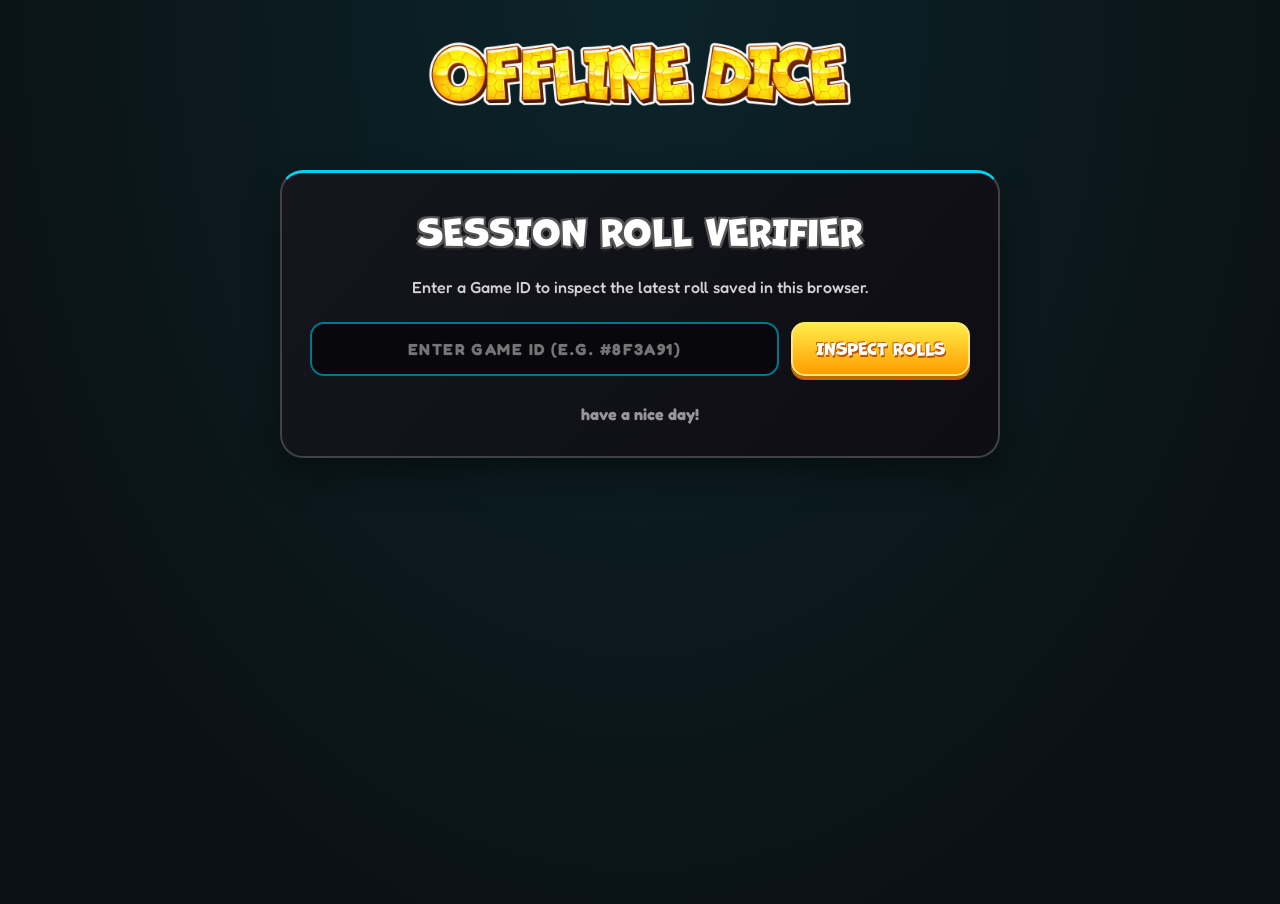
<file: verify.html>
<!doctype html>
<html lang="en">
<meta charset="utf-8">
<meta name="viewport" content="width=device-width,initial-scale=1">
<title>Session Roll Verifier | Offline Dice</title>
<link rel="stylesheet" href="https://fonts.googleapis.com/css2?family=Fredoka:wght@400;500;600;700&display=swap">
<style>
@font-face{font-family:Marvin;src:url("397-font_1.otf") format("opentype");font-display:swap}
*{box-sizing:border-box}body{margin:0;min-height:100vh;background:radial-gradient(ellipse at 50% 0,#0b242b,#0b1215 75%);color:#eee;font:500 1rem Fredoka,system-ui,sans-serif}main{width:min(720px,calc(100% - 32px));margin:0 auto;padding-bottom:32px}.logo{display:block;width:min(425px,92%);margin:4px auto 24px}.logo img{display:block;width:100%;height:auto}.panel{padding:32px 28px;border:2px solid #414146;border-top:3px solid #00d2ef;border-radius:23px;background:linear-gradient(130deg,#15151d,#0d0d13);box-shadow:0 16px 34px #0006;text-align:center}h1{font:clamp(1.65rem,5vw,2.2rem) Marvin,Fredoka,sans-serif;color:white;text-shadow:2px 2px #555,-2px -2px #555,-2px 2px #555,2px -2px #555,0 4px #252525;margin:4px 0 20px;text-transform:uppercase}p{margin:0 0 25px;color:#d2d2d4}form{display:flex;gap:12px;margin-bottom:22px}input,button{font:inherit;min-height:54px;border-radius:14px}input{flex:1;min-width:0;background:#08080c;color:white;border:2px solid #00768b;text-align:center;font-weight:700;letter-spacing:.09em;padding:8px;text-transform:uppercase}button{background:linear-gradient(#ffec48,#ff9d00);border:2px solid #ffe680;color:white;text-shadow:1px 2px #b95200,-1px -1px #c55b00;box-shadow:0 4px #c16a00;font:1rem Marvin,Fredoka,sans-serif;padding:0 23px;cursor:pointer}button:focus-visible,input:focus-visible,.logo:focus-visible{outline:2px solid #5deaff;outline-offset:4px}#status:not(:empty){margin:18px 0 10px}dl{text-align:left;padding:14px;background:#0005;border-radius:12px}dt{font-weight:700}dd{margin:0 0 10px;overflow-wrap:anywhere}.signoff{margin:28px 0 0;color:#95959b;font-weight:700}@media(max-width:530px){form{flex-direction:column}.panel{padding:24px 16px}}
</style>
<main><a class="logo" href="./" aria-label="Back to dice"><img src="offline-dice-logo.png?v=2" width="2172" height="724" alt="Offline Dice"></a><section class="panel"><h1>Session Roll Verifier</h1><p>Enter a Game ID to inspect the latest roll saved in this browser.</p><form id="inspect"><input id="game" aria-label="Game ID" placeholder="Enter Game ID (e.g. #8F3A91)" autocomplete="off" required maxlength="15"><button type="submit">INSPECT ROLLS</button></form><div id="status" role="status"></div><dl id="details" hidden><dt>Game ID</dt><dd id="session"></dd><dt>Roll</dt><dd id="result"></dd><dt>Recorded at</dt><dd id="time"></dd><dt>SHA-256 checksum</dt><dd id="hash"></dd></dl><p class="signoff">have a nice day!</p></section></main>
<script>
'use strict';
const el=id=>document.getElementById(id);
const query=new URLSearchParams(location.search);
el('game').value=query.get('id')||'';
let attempt=0;
async function inspect(){
  const current=++attempt;
  const id=el('game').value.trim().toUpperCase().replace(/^#/,'');
  el('details').hidden=true;
  if(!/^[A-Z2-7]{10}$/.test(id)){el('status').textContent='Enter a valid 10-character Game ID.';return;}
  el('status').textContent='Checking roll record…';
  try{
    const saved=JSON.parse(localStorage.getItem('offline-dice-proof:'+id)||'null');
    if(!saved){el('status').textContent='No roll is saved for this ID in this browser.';return;}
    const {record,checksum}=saved;
    const digest=await crypto.subtle.digest('SHA-256',new TextEncoder().encode(JSON.stringify(record)));
    if(current!==attempt)return;
    const actual=Array.from(new Uint8Array(digest),byte=>byte.toString(16).padStart(2,'0')).join('');
    if(actual!==checksum||record.id!==id){el('status').textContent='The saved roll does not match its checksum.';return;}
    el('status').textContent='The saved roll matches its checksum.';
    el('session').textContent=id;el('result').textContent=record.colors.join(' · ');
    el('time').textContent=new Date(record.time).toLocaleString();el('hash').textContent=checksum;el('details').hidden=false;
  }catch{if(current===attempt)el('status').textContent='The saved roll could not be checked.';}
}
el('inspect').onsubmit=event=>{event.preventDefault();void inspect();};
</script>
</html>
</file>
<file: style.css>
/* Custom CSS Variables for Dynamic Theming */
:root {
  --theme-accent: #ff85a2; 
  --theme-accent-dark: #c94f70;
  --theme-panel-border: #ffb3c6;
  --vip-outline: #ffb300;
}

body {
  margin: 0;
  font-family: 'Fredoka', sans-serif;
  background-color: #000000;
  color: white;
  transition: background-image 0.4s ease-in-out;
  overflow-x: hidden;
}

/* Ronaldo Background Theme */
body.bg-ronaldo {
  background-image: url('ronaldobackground.png') !important;
  --theme-accent: #A855F7;
  --theme-accent-dark: #3B0764;
  --theme-panel-border: #C084FC;
  --vip-outline: #D946EF;
}


/* Dravenox Background Theme */
body.bg-dravenox {
  background-image: url('dravenoxbackground.png');
  --theme-accent: #ff2a2a;
  --theme-accent-dark: #990000;
  --theme-panel-border: #ff5555;
}

/* Liam Background Theme */
body.bg-liamking {
  background-image: url('liamkingbackground.png') !important;
  --theme-accent: #0070FF;
  --theme-accent-dark: #0040B3;
  --theme-panel-border: #3399FF;
  --vip-outline: #0055FF;
}


header {
  text-align: center;
  padding: 20px 20px 5px 20px;
}

h1 {
  font-family: 'Lilita One', cursive;
  font-size: 64px;
  font-weight: 700;
  margin: 0;
  color: var(--theme-accent); 
  text-transform: uppercase;
  letter-spacing: 4px;
  text-shadow: 
    0 2px 0 #333,
    0 4px 0 #222,
    0 6px 0 #111,
    0 8px 15px rgba(0, 0, 0, 0.9);
  animation: wiggle-3d 3s ease-in-out infinite;
  transition: color 0.4s ease-in-out;
}

@keyframes wiggle-3d {
  0%, 100% { transform: rotate(0deg) translateY(0); }
  25% { transform: rotate(-1.5deg) translateY(-3px); }
  75% { transform: rotate(1.5deg) translateY(3px); }
}

h2 {
  font-family: 'Fredoka', sans-serif;
  font-size: 18px;
  margin: 5px 0 20px 0;
  letter-spacing: 1px;
}

.main-layout {
  display: flex;
  justify-content: center;
  gap: 20px;
  max-width: 1200px;
  margin: 0 auto;
  padding: 0 10px;
}

.sidebar {
  width: 250px;
  background: rgba(30, 30, 30, 0.8);
  border: 2px solid var(--theme-panel-border);
  border-radius: 10px;
  padding: 10px;
  height: fit-content;
  transition: border-color 0.4s ease-in-out;
  overflow: visible !important;
}

.sidebar h3 {
  font-family: 'Lilita One', cursive;
  text-align: center;
  font-size: 18px;
  margin-bottom: 15px;
  letter-spacing: 1px;
  color: #fff;
  text-shadow: 1px 1px 2px rgba(0,0,0,0.8);
}

.streamer-list {
  display: flex;
  flex-direction: column;
  gap: 12px;
  margin-top: 10px;
  overflow: visible !important;
}

.streamer-card-link {
  text-decoration: none;
  color: inherit;
  display: block;
  overflow: visible !important;
}

.streamer-card {
  position: relative;
  display: flex;
  align-items: center;
  gap: 12px;
  background: rgba(15, 15, 20, 0.7);
  border: 1px solid rgba(255, 255, 255, 0.12);
  border-left: 4px solid var(--theme-accent, #2196f3);
  border-right: 4px solid var(--theme-accent, #2196f3);
  padding: 10px 12px;
  border-radius: 10px;
  font-size: 13px;
  transition: all 0.25s cubic-bezier(0.25, 0.8, 0.25, 1);
  box-shadow: 0 4px 10px rgba(0, 0, 0, 0.4);
  overflow: visible !important;
}

.streamer-card:hover {
  transform: translateX(4px);
  background: rgba(255, 255, 255, 0.08);
  border-color: rgba(255, 255, 255, 0.25);
  border-left-color: var(--theme-accent, #2196f3);
  border-right-color: var(--theme-accent, #2196f3);
  box-shadow: 0 6px 16px rgba(0, 0, 0, 0.6), 0 0 12px var(--theme-accent, rgba(33, 150, 243, 0.3));
}

/* LIVE STREAMER PURE RED OUTLINE */
.streamer-card.is-live {
  border: 2px solid #FF0000 !important;
  background: rgba(255, 0, 0, 0.12) !important;
  box-shadow: 0 0 15px rgba(255, 0, 0, 0.5) !important;
  animation: none !important;
  z-index: 10 !important;
  overflow: visible !important;
}

.streamer-card.is-live:hover {
  border-color: #FF3333 !important;
  background: rgba(255, 0, 0, 0.22) !important;
  box-shadow: none !important;
}

/* LIVE BADGE - HIGHEST LAYER ORDER (TOP OF RED BORDER) */
.live-badge {
  position: absolute;
  top: 0;
  right: 12px;
  transform: translateY(-50%);
  background: #FF0000;
  color: #FFFFFF;
  font-family: 'Fredoka', sans-serif;
  font-weight: 900;
  font-size: 9.5px;
  padding: 2px 7px;
  border-radius: 5px;
  letter-spacing: 0.8px;
  text-transform: uppercase;
  display: inline-flex;
  align-items: center;
  gap: 4px;
  border: 1.5px solid #FFFFFF;
  box-shadow: 0 2px 6px rgba(0, 0, 0, 0.8);
  z-index: 100 !important;
  margin-left: 0;
  line-height: 1;
  pointer-events: none;
}

.live-badge::before {
  content: '';
  width: 5px;
  height: 5px;
  background-color: #FFFFFF;
  border-radius: 50%;
  display: inline-block;
}

.streamer-card > img {
  width: 36px !important;
  height: 36px !important;
  border-radius: 50% !important;
  border: 2px solid rgba(255, 255, 255, 0.8);
  box-shadow: 0 2px 6px rgba(0, 0, 0, 0.5);
  object-fit: cover;
  flex-shrink: 0;
}

.verify-badge {
  width: 17px !important;
  height: 17px !important;
  border-radius: 0 !important;
  margin-left: 4px;
  vertical-align: -3px;
  display: inline-block;
}

.streamer-card strong {
  color: var(--theme-accent);
  font-family: 'Fredoka', sans-serif;
  font-size: 14px;
  font-weight: 700;
  letter-spacing: 0.5px;
  text-shadow: 1px 1px 0px rgba(0,0,0,0.8);
  transition: color 0.4s ease-in-out;
  display: flex;
  align-items: center;
  gap: 4px;
}

.streamer-card span {
  color: rgba(255, 255, 255, 0.65);
  font-family: 'Fredoka', sans-serif;
  font-weight: 500;
  font-size: 11px;
  margin-top: 1px;
}

.blur-btn {
  width: 160px !important;
  margin: 0 auto !important;
  background: rgba(20, 20, 25, 0.85) !important;
  color: #CCCCCC !important;
  border: 2px solid rgba(255, 255, 255, 0.18) !important;
  font-family: 'Fredoka', sans-serif !important;
  font-weight: 700 !important;
  font-size: 14px !important;
  letter-spacing: 1px !important;
  text-transform: uppercase !important;
  padding: 12px 16px !important;
  border-radius: 12px !important;
  cursor: pointer;
  text-align: center;
  transition: all 0.2s ease !important;
  box-shadow: 0 4px 12px rgba(0, 0, 0, 0.5), inset 0 1px 1px rgba(255, 255, 255, 0.1) !important;
  display: block !important;
  box-sizing: border-box !important;
}

.blur-btn:hover {
  background: rgba(35, 35, 45, 0.95) !important;
  border-color: rgba(255, 255, 255, 0.35) !important;
  color: #FFFFFF !important;
  transform: translateY(-1px);
}

.blur-btn:active {
  transform: translateY(1px);
}

.blur-btn.active {
  background: linear-gradient(135deg, #16A34A 0%, #15803D 100%) !important;
  border-color: #22C55E !important;
  color: #FFFFFF !important;
  box-shadow: 0 4px 12px rgba(0, 0, 0, 0.5), inset 0 1px 1px rgba(255, 255, 255, 0.3) !important;
  text-shadow: 0 1px 2px rgba(0, 0, 0, 0.5) !important;
}

.blur-btn.active:hover {
  background: linear-gradient(135deg, #22C55E 0%, #16A34A 100%) !important;
  border-color: #4ADE80 !important;
  box-shadow: 0 4px 12px rgba(0, 0, 0, 0.5), inset 0 1px 1px rgba(255, 255, 255, 0.4) !important;
}

.die-wrapper {
  position: relative;
  display: flex;
  flex-direction: column;
  align-items: center;
  justify-content: center;
}

.die-label {
  position: absolute;
  bottom: -24px;
  font-family: 'Fredoka', sans-serif;
  font-size: 15px;
  font-weight: 900;
  text-transform: uppercase;
  letter-spacing: 1px;
  opacity: 0;
  transition: opacity 0.3s ease;
  pointer-events: none;
  text-shadow: 
    0.5px 0.5px 0 #000, 
    -0.5px -0.5px 0 #000, 
    0.5px -0.5px 0 #000, 
    -0.5px 0.5px 0 #000,
    0px 2px 3px rgba(0,0,0,0.7);
  white-space: nowrap;
}

body.blur-active .die-label {
  opacity: 1;
}

body.blur-active .die,
body.blur-active .big-die,
body.blur-active .roll-title,
body.blur-active .controls select {
  filter: blur(15px) !important;
  transition: filter 0.3s ease-in-out !important;
}

body.blur-active .die:hover,
body.blur-active .big-die:hover,
body.blur-active .roll-title:hover,
body.blur-active .controls select:hover,
body.blur-active .controls select:focus,
body.blur-active .controls select:active {
  filter: blur(0px) !important;
}

body.blur-active .controls select option {
  filter: none !important;
}

.game-center {
  flex-grow: 1;
  max-width: 600px;
  background: rgba(20, 20, 20, 0.9);
  border: 2px solid var(--theme-panel-border);
  border-radius: 10px;
  padding: 20px;
  display: flex;
  flex-direction: column;
  align-items: center;
  margin-bottom: 20px;
  transition: border-color 0.4s ease-in-out;
}

.roll-title {
  font-family: 'Marvin Regular', sans-serif !important;
  font-size: 32px !important;
  color: #FFFFFF !important;
  text-align: center !important;
  margin-top: 0 !important;
  margin-bottom: 15px !important;
  letter-spacing: 2.5px !important;
  text-transform: uppercase !important;
  font-weight: normal !important;
  text-shadow: 
    -2px -2px 0 #777777, 
     2px -2px 0 #777777, 
    -2px  2px 0 #777777, 
     2px  2px 0 #777777, 
    -3px  0px 0 #444444, 
     3px  0px 0 #444444, 
     0px -3px 0 #444444, 
     0px  3px 0 #444444, 
     0px  5px 0px #2A2A2A, 
     0px  8px 15px rgba(0, 0, 0, 0.9) !important;
}

.controls {
  display: flex;
  gap: 10px;
  margin-bottom: 0px; 
  width: 100%;
  justify-content: center;
  align-items: center;
}

select {
  flex: 1;
  min-width: 0;
  padding: 12px 36px 12px 11px;
  font-size: 19px;
  font-weight: 700;
  font-family: 'Lilita One', cursive;
  border-radius: 10px;
  border: 3px solid var(--theme-accent, #2196f3);
  background-color: #FFFFFF;
  color: #111111;
  cursor: pointer;
  outline: none;
  transition: all 0.2s ease-in-out;
  box-shadow: 0 4px 10px rgba(0, 0, 0, 0.3);
  letter-spacing: 1px;
  appearance: none;
  -webkit-appearance: none;
  -moz-appearance: none;
  background-image: url("data:image/svg+xml;charset=UTF-8,%3csvg xmlns='http://www.w3.org/2000/svg' viewBox='0 0 24 24' fill='none' stroke='%23111111' stroke-width='3' stroke-linecap='round' stroke-linejoin='round'%3e%3cpath d='M6 9l6 6 6-6'/%3e%3c/svg%3e");
  background-repeat: no-repeat;
  background-position: right 12px center;
  background-size: 16px;
}

select:hover {
  background-color: #F8F9FA;
  transform: scale(1.02);
  box-shadow: 0 6px 15px rgba(0, 0, 0, 0.4);
}

select option {
  background-color: #FFFFFF;
  color: #111111;
  font-family: 'Fredoka', sans-serif;
  font-weight: 800;
  font-size: 20px;
  padding: 10px;
}

.dice-display {
  display: flex;
  flex-wrap: wrap;
  gap: 9px !important;
  justify-content: center;
  align-items: center;
  min-height: 110px;
  margin-top: 35px;
  margin-bottom: 35px;
}

.die {
  width: 86px !important; 
  height: 86px !important; 
  border-radius: 14px !important;
  display: flex;
  justify-content: center;
  align-items: center;
  border: 8px solid white !important;
  box-sizing: border-box !important;
  box-shadow: 0 6px 12px rgba(0,0,0,0.6);
}

.die-dot {
  width: 16px !important; 
  height: 16px !important; 
  background-color: white !important;
  border-radius: 50% !important;
  box-shadow: inset 0 2px 4px rgba(0,0,0,0.3) !important;
}

.overlay-dice-container {
  display: flex !important;
  justify-content: center !important;
  align-items: center !important;
  gap: 9px !important;
}

.roll-btn {
  width: 100% !important;
  background: linear-gradient(180deg, #FFEA3D 0%, #FF9800 100%) !important;
  color: #FFFFFF !important;
  border: 2px solid #FFE57F !important;
  padding: 11px 16px !important;
  font-size: 28px !important;
  font-family: 'Luckiest Guy', cursive !important;
  letter-spacing: 2px !important;
  text-transform: uppercase !important;
  border-radius: 12px !important;
  cursor: pointer;
  margin-bottom: 12px !important;
  display: block;
  box-sizing: border-box !important;
  position: relative;
  overflow: hidden;
  box-shadow: 
    inset 0 2px 0 rgba(255, 255, 255, 0.8),
    inset 0 -3px 0 rgba(0, 0, 0, 0.2),
    0 4px 0 #C86A00,
    0 8px 15px rgba(0, 0, 0, 0.4) !important;
  text-shadow: 
    2px 2px 0px #E67E00, 
    -2px -2px 0px #E67E00, 
    2px -2px 0px #E67E00, 
    -2px 2px 0px #E67E00 !important;
  transition: filter 0.15s ease !important;
}

.roll-btn:hover:not(:disabled) {
  filter: brightness(1.08);
  box-shadow: 
    inset 0 2px 0 rgba(255, 255, 255, 0.9),
    inset 0 -3px 0 rgba(0, 0, 0, 0.2),
    0 4px 0 #C86A00,
    0 8px 15px rgba(0, 0, 0, 0.4) !important;
}

.roll-btn:active:not(:disabled) {
  transform: none !important;
  box-shadow: 
    inset 0 2px 0 rgba(255, 255, 255, 0.8),
    inset 0 -3px 0 rgba(0, 0, 0, 0.2),
    0 4px 0 #C86A00,
    0 8px 15px rgba(0, 0, 0, 0.4) !important;
}

.roll-btn:disabled {
  opacity: 0.5;
  cursor: not-allowed;
  filter: grayscale(0.6);
  transform: none !important;
}

.stretch-text {
  display: inline-block;
  transform: scaleX(1.12);
  transform-origin: center;
}

.counter-row {
  display: flex !important;
  align-items: center !important;
  justify-content: space-between !important;
  background: rgba(18, 18, 22, 0.85) !important;
  border: 2px solid rgba(255, 255, 255, 0.15) !important;
  border-radius: 12px !important;
  padding: 12px 22px !important;
  margin: 0 0 10px 0 !important;
  box-shadow: 0 6px 15px rgba(0, 0, 0, 0.4) !important;
  width: 100% !important;
  box-sizing: border-box !important;
  position: relative !important;
}

.counter-side {
  display: flex !important;
  flex-direction: column !important;
  gap: 6px !important;
  font-size: 14px !important;
  font-weight: bold !important;
  background-color: transparent !important;
  padding: 0 !important;
  min-width: 60px !important;
}

.counter-side span {
  background: transparent !important;
  border: none !important;
  border-radius: 0 !important;
  padding: 0 !important;
  font-family: 'Fredoka', sans-serif !important;
  font-size: 14px !important;
  font-weight: 700 !important;
  cursor: pointer !important;
  user-select: none !important;
  transition: color 0.1s ease, transform 0.1s ease !important;
  box-shadow: none !important;
}

.side-left {
  align-items: flex-start !important;
}

.side-left span {
  color: #ff6b6b !important;
}

.side-left span:hover {
  color: #ffffff !important;
  transform: scale(1.1) !important;
}

.side-left span:active {
  transform: scale(0.95) !important;
}

.side-right {
  align-items: flex-end !important;
}

.side-right span {
  color: #51cf66 !important;
}

.side-right span:hover {
  color: #ffffff !important;
  transform: scale(1.1) !important;
}

.side-right span:active {
  transform: scale(0.95) !important;
}

.counter-center-wrapper {
  display: flex !important;
  align-items: center !important;
  justify-content: center !important;
  position: relative !important;
  flex: 1 !important;
}

.counter-item-selector {
  position: absolute !important;
  right: calc(50% + 55px) !important;
  top: 50% !important;
  transform: translateY(-50%) !important;
  z-index: 10 !important;
}

.selected-item-btn {
  display: flex !important;
  align-items: center !important;
  gap: 8px !important;
  background: rgba(0, 0, 0, 0.4) !important;
  border: 2px solid rgba(255, 255, 255, 0.3) !important;
  border-radius: 10px !important;
  padding: 6px 10px !important;
  cursor: pointer !important;
  transition: all 0.2s ease !important;
  box-shadow: 0 3px 8px rgba(0,0,0,0.4) !important;
}

.selected-item-btn:hover {
  background: rgba(255, 255, 255, 0.15) !important;
  border-color: rgba(255, 255, 255, 0.5) !important;
}

.item-img-display {
  width: 52px !important;
  height: 52px !important;
  object-fit: contain !important;
  display: block !important;
}

.dropdown-arrow {
  color: #FFFFFF !important;
  font-size: 12px !important;
  opacity: 0.85 !important;
  user-select: none !important;
}

.item-dropdown-menu {
  display: none;
  position: absolute !important;
  top: calc(100% + 8px) !important;
  left: 50% !important;
  transform: translateX(-50%) !important;
  background: rgba(18, 18, 22, 0.95) !important;
  border: 2px solid rgba(255, 255, 255, 0.25) !important;
  border-radius: 12px !important;
  padding: 8px !important;
  z-index: 1000 !important;
  flex-direction: column !important;
  gap: 8px !important;
  box-shadow: 0 10px 25px rgba(0,0,0,0.8) !important;
  min-width: 68px !important;
}

.item-dropdown-menu.show {
  display: flex !important;
}

.item-option {
  display: flex !important;
  align-items: center !important;
  justify-content: center !important;
  padding: 6px !important;
  border-radius: 8px !important;
  cursor: pointer !important;
  transition: background 0.2s !important;
  border: 1px solid transparent !important;
}

.item-option:hover {
  background: rgba(255, 255, 255, 0.15) !important;
}

.item-option.active {
  border-color: var(--theme-accent, #2196f3) !important;
  background: rgba(255, 255, 255, 0.1) !important;
}

.item-option img {
  width: 50px !important;
  height: 50px !important;
  object-fit: contain !important;
  display: block !important;
}

.counter-center { 
  display: flex !important;
  align-items: center !important;
  justify-content: center !important;
  font-family: 'Fredoka', sans-serif !important;
  font-weight: 900 !important;
  font-size: 46px !important;
  color: #ffffff !important;
  text-shadow: 2px 2px 0 rgba(0,0,0,0.5) !important;
  background: transparent !important;
  border: none !important;
  box-shadow: none !important;
  height: auto !important;
  min-width: auto !important;
  padding: 0 !important;
}

.stats-container {
  display: flex;
  flex-direction: column;
  align-items: center;
  gap: 8px;
  margin-top: 1px;
  width: 100%;
}
.stats-row {
  display: flex;
  justify-content: center;
  gap: 12px;
  width: 100%;
  position: relative;
  top: -5px;
}
.stat-pill {
  background: linear-gradient(135deg, rgba(255, 255, 255, 0.08) 0%, rgba(255, 255, 255, 0.02) 100%);
  border: 1px solid rgba(255, 255, 255, 0.18);
  border-radius: 12px;
  padding: 8px 16px;
  font-size: 13px;
  color: #FFFFFF;
  font-family: 'Fredoka', sans-serif;
  font-weight: 600;
  display: flex;
  align-items: center;
  justify-content: center;
  gap: 8px;
  box-shadow: 0 4px 12px rgba(0,0,0,0.3);
  transition: all 0.2s ease;
}
.stat-pill:hover {
  border-color: rgba(255, 255, 255, 0.35);
  transform: translateY(-1px);
}

/* GLOBAL GOAL CARD */
.global-goal-card {
  width: 100%;
  margin-top: 6px;
  background: linear-gradient(135deg, rgba(0, 210, 255, 0.12) 0%, rgba(18, 18, 24, 0.85) 100%);
  border: 1px solid rgba(0, 210, 255, 0.35);
  border-radius: 12px;
  padding: 10px 14px;
  box-sizing: border-box;
  box-shadow: 0 4px 15px rgba(0, 0, 0, 0.4), inset 0 1px 1px rgba(255, 255, 255, 0.1);
  display: flex;
  flex-direction: column;
  gap: 6px;
}

.global-goal-header {
  display: flex;
  justify-content: space-between;
  align-items: center;
  font-size: 13px;
  font-family: 'Fredoka', sans-serif;
  font-weight: 700;
  color: #FFFFFF;
}

.goal-bar-bg {
  width: 100%;
  height: 10px;
  background: rgba(0, 0, 0, 0.6);
  border-radius: 10px;
  border: 1px solid rgba(255, 255, 255, 0.15);
  overflow: hidden;
  position: relative;
}

.goal-bar-fill {
  height: 100%;
  background: linear-gradient(90deg, #00D2FF 0%, #22C55E 100%);
  border-radius: 10px;
  transition: width 0.8s cubic-bezier(0.4, 0, 0.2, 1);
  box-shadow: 0 0 10px rgba(0, 210, 255, 0.8);
}

.global-goal-footer {
  display: flex;
  justify-content: space-between;
  align-items: center;
  font-size: 11.5px;
  font-family: 'Fredoka', sans-serif;
  color: rgba(255, 255, 255, 0.75);
  font-weight: 600;
}

.goal-update-note {
  font-size: 10.5px;
  color: rgba(255, 255, 255, 0.5);
  font-style: italic;
  font-weight: 500;
}

.small-grey-text { 
  color: #e0e0e0; 
  font-size: 17px; 
  font-weight: 500; 
  font-family: 'Fredoka', sans-serif;
  margin-top: 8px;
  text-align: center;
  line-height: 1.4;
}

/* HISTORY SECTION & TITLE */
.history-section {
  margin-top: 15px;
  width: 100%;
  box-sizing: border-box;
}
.history-title {
  display: flex;
  align-items: center;
  justify-content: center;
  gap: 12px;
  text-align: center;
  font-family: 'Fredoka', sans-serif;
  font-size: 13px;
  color: #FFFFFF;
  margin-bottom: 12px;
  text-transform: uppercase;
  font-weight: 800;
  letter-spacing: 1.5px;
  text-shadow: 0 2px 4px rgba(0,0,0,0.6);
}
.history-title::before,
.history-title::after {
  content: '';
  flex: 1;
  height: 1.5px;
  background: linear-gradient(90deg, transparent, rgba(255, 255, 255, 0.6), transparent);
  border-radius: 2px;
  box-shadow: none;
}

.inline-history-list {
  display: flex;
  flex-direction: column; 
  gap: 8px;
  width: 100%;
  background: rgba(10, 10, 14, 0.6);
  border: 1px solid rgba(255, 255, 255, 0.15);
  border-radius: 14px;
  padding: 10px;
  box-sizing: border-box;
  box-shadow: inset 0 2px 8px rgba(0,0,0,0.5), 0 4px 15px rgba(0,0,0,0.3);
}

.history-row {
  background: linear-gradient(135deg, rgba(255, 255, 255, 0.08) 0%, rgba(255, 255, 255, 0.03) 100%);
  border: 1px solid rgba(255, 255, 255, 0.12);
  border-radius: 10px;
  padding: 8px 12px;
  display: flex;
  align-items: center;
  justify-content: flex-start;
  gap: 12px;
  transition: all 0.2s cubic-bezier(0.25, 0.8, 0.25, 1);
  box-shadow: 0 2px 6px rgba(0,0,0,0.25);
  width: 100%;
  box-sizing: border-box;
}

.history-row:hover {
  transform: translateX(3px);
  background: linear-gradient(135deg, rgba(255, 255, 255, 0.15) 0%, rgba(255, 255, 255, 0.06) 100%);
  border-color: rgba(255, 255, 255, 0.3);
  box-shadow: 0 4px 12px rgba(0,0,0,0.4);
}

.history-row.latest-roll-row {
  border: 2px solid #FFEA3D !important;
  background: linear-gradient(135deg, rgba(255, 234, 61, 0.12) 0%, rgba(255, 152, 0, 0.05) 100%) !important;
  box-shadow: 0 2px 6px rgba(0,0,0,0.25) !important;
}

.last-roll-tag {
  margin-left: auto;
  font-family: 'Fredoka', sans-serif;
  font-size: 11px;
  font-weight: 700;
  color: #FFEA3D;
  text-transform: uppercase;
  letter-spacing: 0.5px;
  opacity: 0.9;
  user-select: none;
}

.history-number {
  font-family: 'Fredoka', sans-serif;
  font-weight: 800;
  color: #00D2FF;
  background: rgba(0, 112, 255, 0.15);
  border: 1px solid rgba(0, 210, 255, 0.3);
  border-radius: 6px;
  padding: 2px 8px;
  font-size: 12px;
  text-align: center;
  min-width: 28px;
  flex-shrink: 0;
  box-shadow: 0 2px 4px rgba(0,0,0,0.3);
}

.mini-die {
  width: 26px !important;
  height: 26px !important;
  border-radius: 7px !important;
  border: 2.5px solid #FFFFFF !important;
  display: flex !important;
  justify-content: center !important;
  align-items: center !important;
  box-sizing: border-box !important;
  box-shadow: 0 3px 6px rgba(0,0,0,0.4), inset 0 1px 1px rgba(255,255,255,0.4) !important;
  transition: transform 0.15s ease;
}

.mini-die:hover {
  transform: scale(1.15);
}

.mini-die-dot {
  width: 5px !important;
  height: 5px !important;
  background-color: #FFFFFF !important;
  border-radius: 50% !important;
  box-shadow: inset 0 1px 1px rgba(0,0,0,0.3) !important;
}

.info-square {
  background: linear-gradient(135deg, rgba(20, 20, 26, 0.85) 0%, rgba(12, 12, 18, 0.85) 100%);
  border: 1px solid rgba(255, 255, 255, 0.15);
  border-top: 3px solid var(--theme-accent, #2196f3);
  border-radius: 14px;
  padding: 18px 20px;
  margin-top: 15px;
  text-align: center;
  box-shadow: 0 8px 24px rgba(0, 0, 0, 0.5), inset 0 1px 1px rgba(255, 255, 255, 0.1);
  transition: all 0.25s cubic-bezier(0.25, 0.8, 0.25, 1);
}
.info-square:hover {
  border-color: rgba(255, 255, 255, 0.3);
  border-top-color: var(--theme-accent, #2196f3);
  transform: translateY(-2px);
  box-shadow: 0 12px 30px rgba(0, 0, 0, 0.6);
}
.info-square-title {
  font-family: 'Lilita One', cursive;
  font-size: 20px;
  color: #FFFFFF;
  margin-top: 0;
  margin-bottom: 10px;
  text-shadow: 0 2px 4px rgba(0, 0, 0, 0.8);
  letter-spacing: 1px;
  text-transform: uppercase;
}
.info-square-text {
  font-family: 'Fredoka', sans-serif;
  font-size: 13.5px;
  color: rgba(255, 255, 255, 0.88);
  font-weight: 500;
  line-height: 1.5;
  margin: 0 0 10px 0;
}
.info-square-text:last-child {
  margin-bottom: 0;
}

.roll-overlay {
  position: fixed;
  top: 0; 
  left: 0; 
  width: 100vw; 
  height: 100vh;
  z-index: 99999;
  display: flex;
  flex-direction: column;
  justify-content: center;
  align-items: center;
  opacity: 1;
  transition: opacity 0.3s ease;
  background-color: #000;
  background-size: cover;
  background-position: center;
  background-attachment: fixed;
  background-repeat: no-repeat;
}

.roll-overlay.hidden {
  opacity: 0;
  pointer-events: none;
}

.overlay-title {
  font-family: 'Marvin Regular', sans-serif;
  font-size: 36px; 
  color: #FFFFFF;
  letter-spacing: 2px;
  margin-bottom: 18px; 
  font-weight: normal !important;
  text-shadow: 
    2px 2px 0 #555, 
    -2px -2px 0 #555, 
    2px -2px 0 #555, 
    -2px 2px 0 #555, 
    4px 4px 0 #111;
}

.overlay-dice-container {
  display: flex;
  flex-wrap: wrap;
  gap: 9px !important;
  justify-content: center;
  max-width: 90%;
}

@keyframes diceShake {
  0% { transform: translate(0, 0) rotate(0deg); }
  12% { transform: translate(-3px, 2px) rotate(-2deg); }
  25% { transform: translate(3px, -3px) rotate(2deg); }
  37% { transform: translate(-2px, -3px) rotate(-1deg); }
  50% { transform: translate(3px, 3px) rotate(2deg); }
  62% { transform: translate(-3px, -2px) rotate(-2deg); }
  75% { transform: translate(2px, 3px) rotate(1deg); }
  87% { transform: translate(-2px, 2px) rotate(-1deg); }
  100% { transform: translate(0, 0) rotate(0deg); }
}

.initial-shake {
  animation: diceShake 0.6s ease-in-out 1 forwards !important; 
}

.big-die {
  width: 86px !important;
  height: 86px !important;
  border-radius: 16px !important;
  background-color: #E6E6E6 !important; 
  border: 8px solid white !important;
  display: flex;
  justify-content: center;
  align-items: center;
  box-shadow: none !important; 
  will-change: transform; 
  box-sizing: border-box !important; 
}

.big-die-dot {
  width: 16px !important;
  height: 16px !important;
  background-color: white !important;
  border-radius: 50% !important;
  box-shadow: inset 0 1px 2px rgba(0,0,0,0.1) !important; 
}

.header-vip-corner-badge {
  position: absolute;
  top: 23px;
  right: -17px;
  background: transparent;
  color: #FFFFFF;
  font-family: 'Marvin Regular', sans-serif !important;
  font-size: 26px !important;
  padding: 0 4px;
  transform: rotate(8deg);
  z-index: 10;
  letter-spacing: 1px;
  font-weight: normal !important;
  text-shadow: 
    2px 2px 0 #ffb300, 
    -2px -2px 0 #ffb300, 
    2px 2px 0 #ffb300, 
    -2px 2px 0 #ffb300,
    0 3px 6px rgba(0,0,0,0.8);
}

.external-vip-banner {
  max-width: 520px;
  margin: -35px auto 8px auto;
  text-align: center;
  box-sizing: border-box;
}

.external-vip-banner-inner {
  display: flex;
  align-items: center;
  justify-content: center;
  gap: 10px;
}

.vip-pfp {
  width: 25px;
  height: 25px;
  border-radius: 50%;
  border: 1.5px solid #FFFFFF;
  box-shadow: 0 2px 6px rgba(0,0,0,0.8);
  object-fit: cover;
}

.vip-subtitle {
  font-family: 'Marvin Regular', sans-serif !important;
  font-size: 22px !important;
  font-weight: normal !important;
  color: #FFFFFF;
  margin: 0;
  text-transform: uppercase;
  letter-spacing: 1.5px;
  text-shadow: 
    2px 2px 0 var(--vip-outline, #ffb300), 
    -2px -2px 0 var(--vip-outline, #ffb300), 
    2px 2px 0 var(--vip-outline, #ffb300), 
    -2px -2px 0 var(--vip-outline, #ffb300),
    0 3px 6px rgba(0, 0, 0, 0.9);
}

.site-footer {
  position: fixed !important;
  bottom: 0 !important;
  left: 0 !important;
  right: 0 !important;
  width: 100vw !important;
  max-width: 100vw !important;
  margin: 0 !important;
  box-sizing: border-box !important;
  padding: 8px 16px !important;
}

.footer-left-group, .footer-center-group, .footer-right-group {
  display: flex;
  align-items: center;
  gap: 10px;
}

.vip-footer-btn {
  background: linear-gradient(135deg, rgba(255, 215, 0, 0.2) 0%, rgba(255, 152, 0, 0.1) 100%) !important;
  color: #FFD700 !important;
  border: 2px solid #FFD700 !important;
  font-family: 'Lilita One', cursive !important;
  font-size: 13px !important;
  padding: 0 14px !important;
  height: 36px !important;
  border-radius: 10px !important;
  cursor: pointer;
  letter-spacing: 0.8px;
  box-shadow: 0 4px 12px rgba(0, 0, 0, 0.5), inset 0 1px 1px rgba(255, 255, 255, 0.2) !important;
  transition: all 0.25s cubic-bezier(0.25, 0.8, 0.25, 1) !important;
  display: inline-flex !important;
  align-items: center !important;
  justify-content: center !important;
  gap: 6px !important;
  box-sizing: border-box !important;
  text-shadow: 0 2px 4px rgba(0, 0, 0, 0.8) !important;
}

.vip-footer-btn:hover {
  transform: translateY(-2px) scale(1.04) !important;
  background: linear-gradient(135deg, rgba(255, 215, 0, 0.35) 0%, rgba(255, 152, 0, 0.2) 100%) !important;
  box-shadow: 0 6px 20px rgba(255, 215, 0, 0.4), inset 0 1px 2px rgba(255, 215, 0, 0.4) !important;
  border-color: #FFE57F !important;
  color: #FFFFFF !important;
}

.lang-dropup-container {
  position: relative;
  display: inline-block;
}

.lang-dropup-menu {
  display: none;
  position: absolute;
  bottom: calc(100% + 8px);
  left: 0;
  right: 0;
  width: 100%;
  min-width: 100%;
  box-sizing: border-box;
  background-color: #1a1a1a;
  border: 2px solid #2196f3;
  border-radius: 10px;
  box-shadow: 0 -8px 25px rgba(0,0,0,0.8);
  z-index: 999999;
  overflow: hidden;
  flex-direction: column;
}

.lang-dropup-menu.show {
  display: flex;
}

.lang-option {
  padding: 9px 12px;
  color: white;
  font-family: 'Fredoka', sans-serif;
  font-size: 13px;
  font-weight: 600;
  cursor: pointer;
  transition: background 0.2s;
  display: flex;
  align-items: center;
  gap: 8px;
  border-bottom: 1px solid rgba(255, 255, 255, 0.1);
  white-space: nowrap;
}

.lang-option:last-child {
  border-bottom: none;
}

.lang-option:hover {
  background-color: #2196f3;
  color: white;
}

.lang-flag-img {
  width: 18px;
  height: 13px;
  object-fit: cover;
  border-radius: 2px;
  display: inline-block;
  box-shadow: 0 1px 3px rgba(0,0,0,0.5);
}

.tiktok-footer-btn, .discord-footer-btn {
  background: rgba(88, 101, 242, 0.15);
  border: 2px solid #5865F2;
  color: #5865F2;
  font-family: 'Lilita One', cursive;
  font-size: 14px;
  padding: 8px 18px;
  border-radius: 10px;
  cursor: pointer;
  text-transform: uppercase;
  letter-spacing: 0.8px;
  transition: all 0.2s ease;
  box-shadow: 0 4px 10px rgba(0, 0, 0, 0.4);
  text-decoration: none;
  display: inline-block;
}

.tiktok-footer-btn {
  background: rgba(254, 44, 85, 0.15);
  border: 2px solid #FE2C55;
  color: #FE2C55;
}

.tiktok-footer-btn:hover {
  background: #FE2C55;
  color: #FFFFFF;
  transform: scale(1.05);
  box-shadow: 0 6px 15px rgba(254, 44, 85, 0.5);
}

.discord-footer-btn:hover {
  background: #5865F2;
  color: #FFFFFF;
  transform: scale(1.05);
  box-shadow: 0 6px 15px rgba(88, 101, 242, 0.5);
}

.vip-overlay {
  position: fixed;
  top: 0;
  left: 0;
  width: 100vw;
  height: 100vh;
  background: rgba(4, 4, 8, 0.88); 
  backdrop-filter: blur(12px);
  -webkit-backdrop-filter: blur(12px);
  z-index: 999999;
  display: flex;
  align-items: center;
  justify-content: center;
}

.vip-login-card {
  background: linear-gradient(160deg, #161622 0%, #0B0B12 100%);
  border: 2px solid #FFD700;
  width: 90%;
  max-width: 420px;
  border-radius: 22px;
  padding: 32px 28px;
  box-shadow: 0 20px 50px rgba(0, 0, 0, 0.9), 0 0 30px rgba(255, 215, 0, 0.25), inset 0 1px 1px rgba(255, 255, 255, 0.15);
  position: relative;
  box-sizing: border-box;
  text-align: center;
}

.vip-close-btn {
  position: absolute;
  top: 14px;
  right: 18px;
  background: rgba(255, 255, 255, 0.08);
  border: 1px solid rgba(255, 255, 255, 0.2);
  border-radius: 50%;
  width: 32px;
  height: 32px;
  font-size: 20px;
  color: #CCCCCC;
  cursor: pointer;
  display: flex;
  align-items: center;
  justify-content: center;
  transition: all 0.2s ease;
  line-height: 1;
}

.vip-close-btn:hover {
  color: #FFFFFF;
  background: rgba(239, 68, 68, 0.8);
  border-color: #EF4444;
  transform: scale(1.1);
}

.vip-modal-logo-container {
  margin-bottom: 12px;
}

.vip-modal-logo-img {
  width: 100%;
  max-width: 270px;
  display: inline-block;
  filter: drop-shadow(0 4px 10px rgba(0,0,0,0.6));
}

.vip-login-title {
  color: #FFD700;
  font-family: 'Lilita One', cursive;
  font-size: 22px;
  margin-top: 0;
  margin-bottom: 22px;
  text-align: center;
  letter-spacing: 1.5px;
  text-transform: uppercase;
  text-shadow: 0 2px 4px rgba(0,0,0,0.8);
}

.vip-input-group {
  margin-bottom: 18px;
  text-align: left;
}

.vip-input-group label {
  display: block;
  font-family: 'Fredoka', sans-serif;
  font-weight: 700;
  font-size: 13px;
  color: #E0E0E0;
  margin-bottom: 6px;
  letter-spacing: 0.5px;
}

.vip-input-group input {
  width: 100%;
  padding: 12px 16px;
  background: rgba(0, 0, 0, 0.7);
  border: 1.5px solid rgba(255, 215, 0, 0.35);
  border-radius: 12px;
  font-size: 15px;
  color: #FFFFFF;
  box-sizing: border-box;
  font-family: 'Fredoka', sans-serif;
  font-weight: 600;
  outline: none;
  transition: all 0.25s ease;
}

.vip-input-group input:focus {
  border-color: #FFD700;
  box-shadow: 0 0 15px rgba(255, 215, 0, 0.35);
  background: rgba(0, 0, 0, 0.85);
}

.vip-error-msg {
  color: #FF4D4D;
  font-family: 'Fredoka', sans-serif;
  font-size: 13.5px;
  margin-top: -6px;
  margin-bottom: 16px;
  text-align: center;
  font-weight: 700;
  letter-spacing: 0.5px;
}

.vip-generate-btn {
  width: 100%;
  background: linear-gradient(180deg, #FFEA3D 0%, #FF9800 100%);
  color: #FFFFFF;
  border: 2px solid #FFE57F;
  border-radius: 12px;
  padding: 14px;
  font-size: 18px;
  font-family: 'Luckiest Guy', cursive;
  letter-spacing: 1.5px;
  text-transform: uppercase;
  cursor: pointer;
  transition: all 0.2s ease;
  box-shadow: 0 4px 15px rgba(255, 152, 0, 0.4);
  text-shadow: 1.5px 1.5px 0px #E67E00, -1.5px -1.5px 0px #E67E00, 1.5px -1.5px 0px #E67E00, -1.5px 1.5px 0px #E67E00;
}

.vip-generate-btn:hover {
  transform: translateY(-2px);
  filter: brightness(1.1);
  box-shadow: 0 6px 20px rgba(255, 152, 0, 0.6);
}

.vip-generate-btn:active {
  transform: translateY(1px);
}

.wheel-wrapper {
  display: flex;
  flex-direction: column;
  align-items: center;
  width: 100%;
  gap: 16px;
}

.wheel-canvas-container {
  position: relative;
  width: 360px;
  height: 360px;
  margin: 5px auto;
  display: flex;
  justify-content: center;
  align-items: center;
}

.wheel-pointer {
  position: absolute;
  top: -22px;
  left: 50%;
  transform: translateX(-50%);
  width: 42px;
  height: 48px;
  z-index: 30;
  transition: transform 0.05s ease-out;
  transform-origin: top center;
  filter: drop-shadow(0 8px 12px rgba(0, 0, 0, 0.9));
  pointer-events: none;
}

.wheel-pointer .pointer-body {
  position: absolute;
  top: 10px;
  left: 50%;
  transform: translateX(-50%);
  width: 0;
  height: 0;
  border-left: 19px solid transparent;
  border-right: 19px solid transparent;
  border-top: 36px solid #FFEA3D;
  filter: drop-shadow(0 2px 2px rgba(0,0,0,0.5));
}

.wheel-pointer .pointer-head {
  position: absolute;
  top: 0;
  left: 50%;
  transform: translateX(-50%);
  width: 22px;
  height: 22px;
  background: radial-gradient(circle at 30% 30%, #FFE57F 0%, #FFD700 60%, #C86A00 100%);
  border: 3.5px solid #FFFFFF;
  border-radius: 50%;
  box-shadow: 0 3px 8px rgba(0,0,0,0.8), inset 0 2px 4px rgba(255,255,255,0.8);
  z-index: 2;
}

.wheel-pointer .pointer-glow {
  position: absolute;
  top: 12px;
  left: 50%;
  transform: translateX(-50%);
  width: 0;
  height: 0;
  border-left: 12px solid transparent;
  border-right: 12px solid transparent;
  border-top: 24px solid rgba(255, 255, 255, 0.4);
  z-index: 1;
}

.wheel-pointer.tick {
  transform: translateX(-50%) rotate(-18deg) translateY(-2px);
}

#wheelCanvas {
  width: 360px;
  height: 360px;
  border-radius: 50%;
  box-shadow: 0 10px 35px rgba(0, 0, 0, 0.9), 0 0 20px rgba(255, 255, 255, 0.15);
  border: 6px solid #FFFFFF;
  background: #121214;
}

.wheel-controls-panel {
  width: 100%;
  background: rgba(14, 14, 18, 0.9);
  border: 2px solid rgba(255, 255, 255, 0.18);
  border-radius: 16px;
  padding: 18px;
  box-sizing: border-box;
  display: flex;
  flex-direction: column;
  gap: 16px;
  box-shadow: 0 10px 30px rgba(0,0,0,0.6);
}

.wheel-panel-header {
  display: flex;
  justify-content: space-between;
  align-items: center;
  border-bottom: 1px solid rgba(255, 255, 255, 0.12);
  padding-bottom: 6px;
}

.wheel-panel-title {
  font-family: 'Lilita One', cursive;
  font-size: 16px;
  letter-spacing: 1.2px;
  color: #FFEA3D;
  text-transform: uppercase;
}

.wheel-count-badge {
  font-family: 'Fredoka', sans-serif;
  font-size: 12px;
  font-weight: 800;
  color: #00D2FF;
  background: rgba(0, 210, 255, 0.15);
  border: 1px solid rgba(0, 210, 255, 0.3);
  border-radius: 6px;
  padding: 2px 8px;
}

.wheel-names-input {
  width: 100%;
  height: 110px;
  background: rgba(0, 0, 0, 0.75);
  border: 2px solid rgba(255, 255, 255, 0.2);
  border-radius: 10px;
  color: #FFFFFF;
  padding: 12px;
  font-family: 'Fredoka', sans-serif;
  font-size: 14px;
  box-sizing: border-box;
  resize: vertical;
  outline: none;
  transition: border-color 0.2s, box-shadow 0.2s;
}

.wheel-names-input:focus {
  border-color: var(--theme-accent, #2196f3);
  box-shadow: 0 0 12px var(--theme-accent, rgba(33, 150, 243, 0.4));
}

.wheel-quick-actions {
  display: grid;
  grid-template-columns: repeat(5, 1fr);
  gap: 6px;
}

.wheel-action-btn {
  background: rgba(255, 255, 255, 0.08);
  border: 1px solid rgba(255, 255, 255, 0.2);
  border-radius: 8px;
  color: #FFFFFF;
  font-family: 'Fredoka', sans-serif;
  font-size: 11px;
  font-weight: 700;
  padding: 8px 2px;
  cursor: pointer;
  transition: all 0.2s ease;
  text-align: center;
  white-space: nowrap;
}

.wheel-action-btn:hover {
  background: rgba(255, 255, 255, 0.2);
  transform: translateY(-1px);
  border-color: #FFFFFF;
}

.wheel-action-btn.clear-btn:hover {
  background: rgba(239, 68, 68, 0.3);
  border-color: #EF4444;
  color: #FF8888;
}

.wheel-settings-section {
  display: flex;
  flex-direction: column;
  gap: 10px;
  background: rgba(0, 0, 0, 0.3);
  border: 1px solid rgba(255, 255, 255, 0.1);
  border-radius: 12px;
  padding: 12px;
}

.section-badge {
  font-family: 'Lilita One', cursive;
  font-size: 13px;
  letter-spacing: 1px;
  color: #00D2FF;
  text-transform: uppercase;
  margin-bottom: 2px;
}

.wheel-settings-grid {
  display: grid;
  grid-template-columns: 1fr 1fr;
  gap: 10px;
}

.wheel-setting-card {
  display: flex;
  flex-direction: column;
  gap: 6px;
  background: rgba(255, 255, 255, 0.04);
  border: 1px solid rgba(255, 255, 255, 0.12);
  padding: 10px;
  border-radius: 10px;
  box-sizing: border-box;
}

.wheel-setting-card.full-width {
  grid-column: span 2;
}

.wheel-setting-card label {
  font-family: 'Fredoka', sans-serif;
  font-size: 12.5px;
  font-weight: 700;
  color: #DDDDDD;
}

.wheel-select {
  background: #1A1A22;
  color: #FFFFFF;
  border: 1px solid rgba(255, 255, 255, 0.25);
  border-radius: 8px;
  padding: 8px 10px;
  font-family: 'Fredoka', sans-serif;
  font-size: 12.5px;
  font-weight: 600;
  outline: none;
  cursor: pointer;
  width: 100%;
}

.wheel-text-input {
  background: #1A1A22;
  color: #FFFFFF;
  border: 1px solid rgba(255, 255, 255, 0.25);
  border-radius: 8px;
  padding: 7px 10px;
  font-family: 'Fredoka', sans-serif;
  font-size: 13px;
  font-weight: 600;
  outline: none;
  width: 100%;
  box-sizing: border-box;
}

.wheel-text-input:focus {
  border-color: #00D2FF;
}

.toggle-switch-row {
  display: flex;
  align-items: center;
  justify-content: space-between;
  width: 100%;
  font-family: 'Fredoka', sans-serif;
  font-size: 12.5px;
  font-weight: 700;
  color: #FFFFFF;
}

.toggle-switch-row.vertical {
  flex-direction: column;
  align-items: flex-start;
  gap: 8px;
}

.custom-switch {
  position: relative;
  display: inline-block;
  width: 44px;
  height: 22px;
  flex-shrink: 0;
}

.custom-switch input {
  opacity: 0;
  width: 0;
  height: 0;
}

.switch-slider {
  position: absolute;
  cursor: pointer;
  top: 0;
  left: 0;
  right: 0;
  bottom: 0;
  background-color: rgba(255, 255, 255, 0.2);
  transition: .25s;
  border-radius: 22px;
  border: 1px solid rgba(255, 255, 255, 0.3);
}

.switch-slider:before {
  position: absolute;
  content: "";
  height: 16px;
  width: 16px;
  left: 2px;
  bottom: 2px;
  background-color: white;
  transition: .25s;
  border-radius: 50%;
  box-shadow: 0 2px 4px rgba(0,0,0,0.4);
}

.custom-switch input:checked + .switch-slider {
  background-color: #22C55E;
  border-color: #4ADE80;
}

.custom-switch input:checked + .switch-slider:before {
  transform: translateX(22px);
}

.wheel-volume-slider-row input[type="range"] {
  width: 100%;
  accent-color: #2196f3;
  cursor: pointer;
}

.winner-modal {
  position: fixed;
  top: 0;
  left: 0;
  width: 100vw;
  height: 100vh;
  background: rgba(0, 0, 0, 0.88);
  backdrop-filter: blur(8px);
  display: flex;
  justify-content: center;
  align-items: center;
  z-index: 999999;
  opacity: 0;
  pointer-events: none;
  transition: opacity 0.3s ease;
}

.winner-modal.show {
  opacity: 1;
  pointer-events: auto;
}

.winner-card {
  background: linear-gradient(135deg, #1A1A24 0%, #0F0F16 100%);
  border: 3px solid #FFEA3D;
  border-radius: 20px;
  padding: 35px 45px;
  text-align: center;
  box-shadow: 0 12px 45px rgba(255, 234, 61, 0.4), inset 0 1px 1px rgba(255, 255, 255, 0.3);
  max-width: 380px;
  width: 85%;
  animation: popIn 0.35s cubic-bezier(0.175, 0.885, 0.32, 1.275);
}

@keyframes popIn {
  0% { transform: scale(0.8); opacity: 0; }
  100% { transform: scale(1); opacity: 1; }
}

.winner-card h2 {
  font-family: 'Luckiest Guy', cursive;
  color: #FFEA3D;
  font-size: 34px;
  margin: 0 0 10px 0;
  letter-spacing: 2px;
  text-shadow: 2px 2px 0px #C86A00;
}

.winner-name-display {
  font-family: 'Marvin Regular', sans-serif;
  font-size: 28px;
  color: #FFFFFF;
  margin: 15px 0 25px 0;
  word-break: break-word;
  text-shadow: 0 2px 8px rgba(255,255,255,0.4);
}

.winner-close-btn {
  background: linear-gradient(180deg, #FFEA3D 0%, #FF9800 100%);
  color: #FFFFFF;
  border: 2px solid #FFE57F;
  padding: 12px 30px;
  font-family: 'Luckiest Guy', cursive;
  font-size: 20px;
  border-radius: 12px;
  cursor: pointer;
  text-transform: uppercase;
  letter-spacing: 1px;
  box-shadow: 0 4px 12px rgba(0,0,0,0.5);
  text-shadow: 1px 1px 0px #E67E00;
}

.winner-close-btn:hover {
  filter: brightness(1.1);
  transform: scale(1.03);
}

/* GLOBAL REMOTE RESET ANNOUNCEMENT MODAL */
.reset-modal-overlay,
.reset-notice-modal {
  position: fixed;
  top: 0;
  left: 0;
  width: 100vw;
  height: 100vh;
  background: rgba(0, 0, 0, 0.88);
  backdrop-filter: blur(8px);
  -webkit-backdrop-filter: blur(8px);
  display: flex;
  justify-content: center;
  align-items: center;
  z-index: 9999999;
  opacity: 0;
  pointer-events: none;
  transition: all 0.5s cubic-bezier(0.25, 0.8, 0.25, 1);
}

.reset-modal-overlay.show,
.reset-notice-modal.show {
  opacity: 1;
  pointer-events: auto;
}

.reset-modal-card,
.reset-notice-card {
  background: linear-gradient(135deg, #1A1A24 0%, #0F0F16 100%);
  border: 3px solid #FFEA3D;
  border-radius: 20px;
  padding: 30px 40px;
  text-align: center;
  box-shadow: 0 12px 45px rgba(255, 234, 61, 0.5), inset 0 1px 1px rgba(255, 255, 255, 0.2);
  max-width: 450px;
  width: 85%;
  box-sizing: border-box;
  animation: popIn 0.35s cubic-bezier(0.175, 0.885, 0.32, 1.275);
  transition: all 0.5s cubic-bezier(0.25, 0.8, 0.25, 1);
}

.reset-modal-icon {
  font-size: 42px;
  margin-bottom: 6px;
  transition: all 0.5s ease;
}

.reset-modal-title {
  font-family: 'Luckiest Guy', cursive;
  color: #FFEA3D;
  font-size: 26px;
  margin: 0 0 12px 0;
  letter-spacing: 1.5px;
  text-shadow: 2px 2px 0px #C86A00;
  text-transform: uppercase;
  transition: all 0.5s ease;
}

.reset-modal-text,
.reset-notice-card p {
  font-family: 'Fredoka', sans-serif;
  font-size: 18px;
  font-weight: 700;
  color: #FFFFFF;
  margin: 0 0 12px 0;
  line-height: 1.4;
  text-transform: lowercase;
  transition: all 0.5s ease;
}

.reset-modal-timer {
  font-family: 'Marvin Regular', sans-serif;
  font-size: 40px;
  color: #FF0050;
  margin: 8px 0 14px 0;
  letter-spacing: 2px;
  text-shadow: 0 0 15px rgba(255, 0, 80, 0.6);
  transition: all 0.5s ease;
}

.reset-modal-subtext {
  font-family: 'Fredoka', sans-serif;
  font-size: 13px;
  color: rgba(255, 255, 255, 0.65);
  font-weight: 500;
  margin: 0;
  line-height: 1.4;
  transition: all 0.5s ease;
}

.reset-modal-overlay.minimized {
  background: transparent !important;
  backdrop-filter: none !important;
  -webkit-backdrop-filter: none !important;
  pointer-events: none !important;
  align-items: flex-start !important;
  justify-content: flex-start !important;
  padding: 15px !important;
  box-sizing: border-box !important;
}

.reset-modal-overlay.minimized .reset-modal-card {
  max-width: 230px !important;
  width: auto !important;
  padding: 12px 16px !important;
  border-radius: 14px !important;
  border-width: 2px !important;
  box-shadow: 0 8px 25px rgba(0, 0, 0, 0.85), 0 0 15px rgba(255, 234, 61, 0.3) !important;
  pointer-events: auto !important;
}

.reset-modal-overlay.minimized .reset-modal-icon {
  font-size: 20px !important;
  margin-bottom: 2px !important;
}

.reset-modal-overlay.minimized .reset-modal-title {
  font-size: 13px !important;
  margin: 0 0 4px 0 !important;
  letter-spacing: 0.8px !important;
}

.reset-modal-overlay.minimized .reset-modal-text {
  font-size: 11px !important;
  margin: 0 0 4px 0 !important;
  line-height: 1.3 !important;
}

.reset-modal-overlay.minimized .reset-modal-timer {
  font-size: 24px !important;
  margin: 2px 0 4px 0 !important;
}

.reset-modal-overlay.minimized .reset-modal-subtext {
  font-size: 9.5px !important;
  line-height: 1.2 !important;
}
/* OFFLINE DICE LOGO - BLUR MODE */
body.blur-active header img[src="offlinetext.png"] {
  filter: blur(15px) !important;
  transition: filter 0.3s ease-in-out !important;
}

body.blur-active header img[src="offlinetext.png"]:hover {
  filter: blur(0px) !important;
}
</file>
<file: refinements.css>
body { background: radial-gradient(ellipse at 50% 4%, var(--app-bg,#16151b), #08070b 75%); min-height: 100vh; }
body .app-brand { color: var(--theme-accent); font: clamp(2.65rem, 8vw, 5.3rem)/1 'Lilita One', system-ui, sans-serif; letter-spacing: .055em; margin: 0; padding: 24px 12px 17px; -webkit-text-stroke: 1px #ffd6e0; text-shadow: 0 4px #8b3053, 0 8px #341426, 0 12px 20px #000; }
body > header { display: none !important; }
.game-center { min-width: 0; }
body #bgSelect, body #wheelThemeSelect, body #wheelDurationSelect, body #wheelEasingSelect { display: inline-block !important; }
body label[for="wheelThemeSelect"], body label[for="wheelDurationSelect"], body label[for="wheelEasingSelect"] { display: block !important; }
#spinWheelBtn + [role="status"] { text-align: center; font-size: 1.2rem; color: var(--theme-accent); min-height: 1.5em; }
@media (prefers-reduced-motion: reduce) { body .app-brand { animation: none; } }


.history-faces{display:flex;flex-wrap:wrap;align-items:center;gap:6px}

body { background: #000 var(--app-background, none) center top / cover fixed no-repeat; }
body .app-brand { animation: none !important; transform: none; padding: 35px 16px 28px; line-height: 0; }
.app-brand img { display: block; width: min(100%, 483px); height: auto; margin: 0 auto; }
.roll-title, .controls select, .roll-btn { font-family: 'Lilita One', 'Fredoka', system-ui, sans-serif; }
body, button, input, textarea { font-family: 'Fredoka', system-ui, sans-serif; }

body .app-brand { padding: 0 16px; }
.app-brand img { width: min(100%, 470px); }
body .main-layout { display: grid !important; grid-template-columns: minmax(165px,250px) minmax(0,520px) minmax(165px,250px); gap: 15px; align-items: start; justify-content: center; max-width: 1050px; margin-inline: auto; padding-inline: 14px; }
body .main-layout > div:has(> .sidebar) { width: 100% !important; }
body .main-layout > .game-center { box-sizing: border-box; width: 100%; max-width: none; min-width: 0; }
body .main-layout .sidebar, body .main-layout .game-center { border: 3px solid #bdbdbd; border-radius: 16px; }
body .main-layout .sidebar { padding: 14px 15px; }
body .sidebar h3 { margin: 2px 0 23px; }
body .sidebar .streamer-list { gap: 8px; }
body .sidebar .streamer-card { border-inline-color: #aaa; }
body .sidebar .streamer-card strong { color: #fff; }
body .source-hidden-leftStreamerList, body .source-hidden-rightStreamerList { display: block !important; }
body #mainHeaderTitle { font-family: 'Marvin Regular','Lilita One',sans-serif !important; font-size: clamp(22px, 3.15vw, 32px) !important; }
@media (max-width: 820px) {
  body .main-layout { max-width: 640px; grid-template-columns: repeat(2,minmax(0,1fr)); }
  body .main-layout > .game-center { grid-column: 1 / -1; grid-row: 1; }
}
@media (max-width: 520px) {
  body .main-layout { grid-template-columns: minmax(0,1fr); }
}

:root { --theme-accent: #c3c3c3; --theme-accent-dark: #727272; --theme-panel-border: #bdbdbd; } #blurToggleBtn { display: none !important; }

#rollOverlay {
  inset: 0;
  width: auto;
  height: auto;
  box-sizing: border-box;
  padding: 16px;
  background: #000 var(--app-background, none) center top / cover no-repeat;
}
#overlayTitle {
  font: clamp(1.65rem, 5vw, 2.25rem) 'Marvin Regular', 'Lilita One', sans-serif;
  text-align: center;
  margin: 0 0 30px;
}
#overlayDiceContainer { flex-wrap: wrap; max-width: 1150px; }
body #itemCounter { display: flex !important; min-width: 0; }
#itemCounter .counter-side button { font: 700 .86rem Fredoka, sans-serif; color: inherit; background: transparent; border: 0; padding: 3px 7px; cursor: pointer; border-radius: 5px; }
#itemCounter .counter-side button:hover { background: #ffffff1c; }
#itemCounter .counter-side.side-left { color: #ff6868; }
#itemCounter .counter-side.side-right { color: #5be27b; }
#itemCounter .counter-center-wrapper { gap: clamp(6px, 2vw, 20px); min-width: 0; }
#counterChoice { width: min(130px, 33vw); max-width: 100%; background: #10151d; color: #fff; border: 2px solid #60656b; border-radius: 10px; padding: 10px 5px; min-height: 50px; font: 600 .85rem Fredoka, sans-serif; }
#itemCounter .counter-center { font-size: clamp(1.5rem, 4vw, 2.6rem); overflow-wrap: anywhere; }
#itemCounter :focus-visible { outline: 2px solid #fff; outline-offset: 2px; }
@media (max-width: 560px) {
  #overlayDiceContainer .big-die { width: 62px !important; height: 62px !important; }
}

.counter-picker { position: relative; }
#counterChoice { display: flex; align-items: center; justify-content: center; gap: 6px; width: 88px; cursor: pointer; }
#counterChoice img, #counterItems img { display: block; object-fit: contain; }
#counterItems { position: absolute; z-index: 15; top: calc(100% + 6px); left: 50%; transform: translateX(-50%); display: grid; gap: 5px; padding: 6px; background: #15171df5; border: 2px solid #60656b; border-radius: 12px; box-shadow: 0 10px 20px #0009; }
#counterItems[hidden] { display: none; }
#counterItems button { display: grid; place-items: center; width: 66px; height: 61px; cursor: pointer; border: 1px solid transparent; border-radius: 8px; background: transparent; }
#counterItems button:hover, #counterItems button[aria-pressed="true"] { background: #ffffff12; border-color: #36a4ff; }

#downloadApp { text-align: center; text-decoration: none; margin-top: 4px; }
body .stats-container .global-goal-card { display: block !important; }
body .sidebar .streamer-card.is-live {
  border: 2px solid #ff2525 !important;
  background: rgba(117, 9, 9, .45) !important;
  box-shadow: 0 0 16px #f002 !important;
}

body { padding-bottom: 64px; }
body .site-footer { gap: 12px; }
body .site-footer .footer-left-group { display: none !important; }
body .site-footer .footer-center-group { position: static !important; transform: none !important; flex: 0 0 auto; }
body .site-footer .news-ticker-bar { position: static !important; transform: none !important; flex: 1 1 auto; min-width: 0; }
#tickerToggle { border: 0; cursor: pointer; margin-right: 8px; }
#newsTickerText.ticker-paused { animation: none !important; padding-left: 0 !important; }
@media(max-width:620px){body { padding-bottom: 106px; } body .site-footer { flex-wrap: wrap; gap: 7px; } body .site-footer .news-ticker-bar { flex-basis: 100%; }}
@media(prefers-reduced-motion:reduce){#newsTickerText { animation:none !important; padding-left:0 !important; } #tickerToggle { pointer-events:none; cursor:default; }}

@media(min-width:621px){
  body .site-footer { display:grid !important; grid-template-columns:minmax(0, 55%) minmax(0, 45%); column-gap:0; padding:7px 10px !important; }
  body .site-footer .footer-center-group { justify-self:end; margin:0 16px 0 0 !important; }
  body .site-footer .news-ticker-bar { width:100%; }
}
body .site-footer .news-ticker-bar { height:36px !important; border-color:#929296 !important; }
#newsTickerText { display:flex !important; flex:none; width:max-content; padding-left:0 !important; animation:footerTicker 25s linear infinite !important; }
#newsTickerText > span { flex:none; padding-right:28px; }
#newsTickerText:hover { animation-play-state:paused !important; }
#newsTickerText.ticker-paused { animation:none !important; }
@keyframes footerTicker { to { transform:translateX(-50%); } }
@media(prefers-reduced-motion:reduce){ #newsTickerText { animation:none !important; } }

body .site-footer .footer-left-group { display:flex !important; gap:10px; min-width:0; }
body .site-footer .lang-footer-btn { display:inline-flex !important; justify-content:center; align-items:center; min-height:36px; height:auto; width:auto; padding:0 12px; pointer-events:none; }
body .site-footer .news-ticker-bar { border-color:#e6a833 !important; }
#newsTickerText { text-transform:uppercase; }
#overlayDiceContainer .initial-shake { animation-iteration-count:3 !important; }
#vipInfoDialog { background:#15151d; color:white; border:2px solid #edbc3e; border-radius:14px; padding:20px; max-width:calc(100vw - 40px); }
#vipInfoDialog::backdrop { background:#0009; }
#vipInfoDialog button { padding:6px 14px; border-radius:7px; }
@media(min-width:800px){
  body .site-footer { grid-template-columns:minmax(0,1fr) auto minmax(0,1fr); column-gap:18px; }
  body .site-footer .footer-center-group { justify-self:center; margin:0 !important; }
  body .site-footer .news-ticker-bar { justify-self:stretch; }
}
@media(max-width:799px){
  body { padding-bottom:108px; }
  body .site-footer { display:flex !important; flex-wrap:wrap; justify-content:space-between !important; gap:7px; }
  body .site-footer .footer-center-group { margin:0 !important; }
  body .site-footer .news-ticker-bar { flex-basis:100%; }
}
@media(max-width:440px){
  body { padding-bottom:145px; }
  body .site-footer .footer-left-group, body .site-footer .footer-center-group { flex:1 0 100%; justify-content:center; }
}

/* Briefly dissolve the roll screen as the result settles into place. */
#rollOverlay { transition: opacity 135ms ease-out; }
#rollOverlay.hidden { opacity: 0; }
.dice-result-reveal { animation: dice-result-settle 200ms cubic-bezier(.2,.8,.3,1) both; }
@keyframes dice-result-settle {
  from { opacity:.65; transform:translateY(-5px) scale(.97); }
  to { opacity:1; transform:translateY(0) scale(1); }
}
@media (prefers-reduced-motion: reduce) {
  #rollOverlay { transition:none; }
  .dice-result-reveal { animation:none; }
}
</file>
